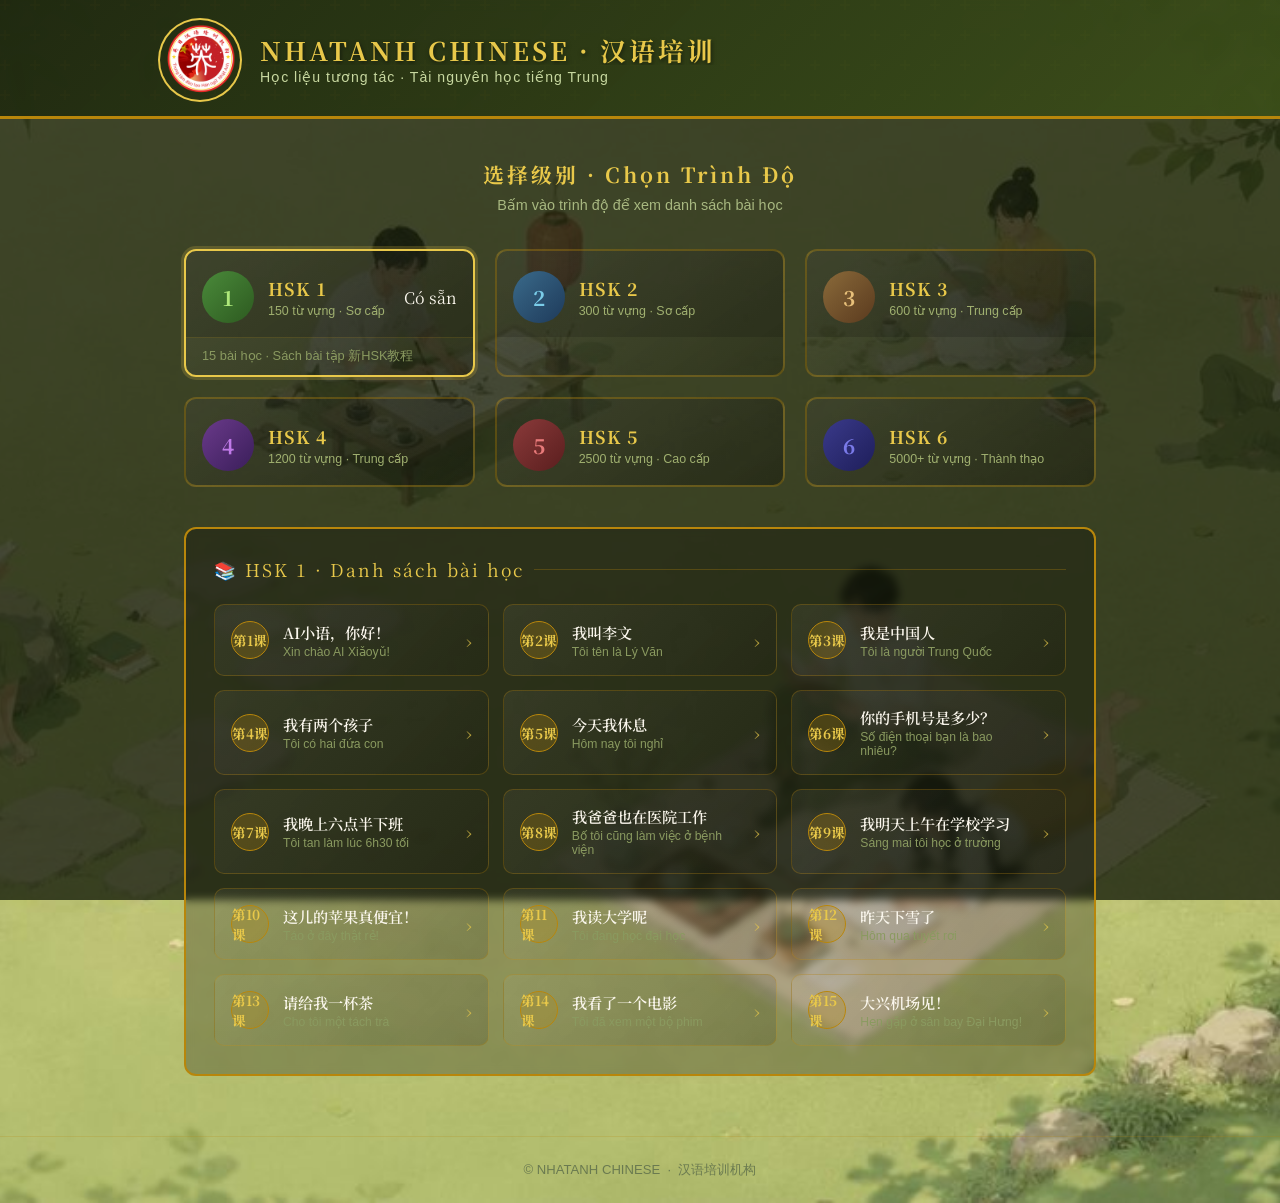
<file: index.html>
<!DOCTYPE html>
<html lang="vi">
<head>
<meta charset="UTF-8">
<meta name="viewport" content="width=device-width, initial-scale=1.0, viewport-fit=cover">
<title>Trung tâm Hán ngữ Nhật Anh · HSK 1–6</title>
<link rel="preconnect" href="https://fonts.googleapis.com">
<link rel="preconnect" href="https://fonts.gstatic.com" crossorigin>
<link href="https://fonts.googleapis.com/css2?family=Noto+Serif+SC:wght@400;600;700&display=swap" rel="stylesheet">
<style>
  :root {
    --olive:      #4a5a2a;
    --olive-dark: #363f1e;
    --olive-mid:  #6B7A3F;
    --gold:       #B8860B;
    --gold-pale:  #e8c84a;
    --red:        #8B2027;
    --cream:      #FAF6EC;
    --ink:        #2a2010;
  }

  *, *::before, *::after { box-sizing: border-box; margin: 0; padding: 0; }

  html {
    font-size: 16px;
    -webkit-text-size-adjust: 100%;
    scroll-behavior: smooth;
  }

  body {
    font-family: "Noto Serif SC", "STSong", "SimSun", serif;
    background-color: var(--olive-dark);
    background-image: url("[data-uri]");
    background-size: cover;
    background-position: center top;
    background-attachment: scroll;
    color: var(--cream);
    min-height: 100vh;
    overflow-x: hidden;
  }

  /* iOS fix: fixed bg causes flicker */
  @supports (-webkit-touch-callout: none) {
    body { background-attachment: scroll; }
  }

  body::before {
    content: '';
    position: fixed;
    inset: 0;
    background: rgba(20, 28, 10, 0.78);
    z-index: 0;
    pointer-events: none;
  }

  /* ── LAYOUT LAYERS ── */
  .site-header, .main, .site-footer { position: relative; z-index: 1; }

  /* ── HEADER ── */
  .site-header {
    background: linear-gradient(135deg, rgba(30,40,15,0.92) 0%, rgba(60,80,25,0.88) 100%);
    border-bottom: 3px solid var(--gold);
    padding: clamp(12px, 3vw, 20px) clamp(14px, 4vw, 32px) clamp(10px, 2.5vw, 16px);
    backdrop-filter: blur(6px);
    -webkit-backdrop-filter: blur(6px);
  }
  .site-header::before {
    content: '';
    position: absolute; inset: 0;
    background: url("data:image/svg+xml,%3Csvg width='60' height='60' viewBox='0 0 60 60' xmlns='http://www.w3.org/2000/svg'%3E%3Cg fill='none'%3E%3Cg fill='%23b8860b' fill-opacity='0.06'%3E%3Cpath d='M36 34v-4h-2v4h-4v2h4v4h2v-4h4v-2h-4zm0-30V0h-2v4h-4v2h4v4h2V6h4V4h-4zM6 34v-4H4v4H0v2h4v4h2v-4h4v-2H6zM6 4V0H4v4H0v2h4v4h2V6h4V4H6z'/%3E%3C/g%3E%3C/g%3E%3C/svg%3E");
    opacity: 0.4; pointer-events: none;
  }
  .header-inner {
    max-width: 960px; margin: 0 auto;
    display: flex; align-items: center;
    gap: clamp(10px, 2.5vw, 20px);
    position: relative;
  }
  .header-logo {
    width: clamp(52px, 10vw, 80px);
    height: clamp(52px, 10vw, 80px);
    border-radius: 50%; overflow: hidden; flex-shrink: 0;
    box-shadow: 0 0 0 2px var(--gold-pale);
  }
  .header-logo img { width: 100%; height: 100%; object-fit: cover; }
  .header-text { flex: 1; min-width: 0; }
  .header-title {
    font-size: clamp(1rem, 3.5vw, 1.6rem);
    font-weight: 700; color: var(--gold-pale);
    text-shadow: 1px 2px 4px rgba(0,0,0,0.5);
    letter-spacing: clamp(1px, 0.3vw, 3px);
    line-height: 1.2;
    white-space: nowrap; overflow: hidden; text-overflow: ellipsis;
  }
  .header-sub {
    font-size: clamp(0.7rem, 2vw, 0.88rem);
    color: #c8d8a0; margin-top: 4px;
    letter-spacing: 1px; font-family: sans-serif;
  }

  /* ── MAIN ── */
  .main {
    max-width: 960px; margin: 0 auto;
    padding: clamp(20px, 4vw, 40px) clamp(14px, 4vw, 24px) 60px;
  }

  .page-intro { text-align: center; margin-bottom: clamp(20px, 4vw, 36px); }
  .page-intro h2 {
    font-size: clamp(1rem, 3vw, 1.3rem);
    color: var(--gold-pale); letter-spacing: 3px; margin-bottom: 8px;
  }
  .page-intro p {
    font-size: clamp(0.78rem, 2.2vw, 0.9rem);
    color: #a8b880; font-family: sans-serif;
  }

  /* ── HSK GRID ── */
  .hsk-grid {
    display: grid;
    grid-template-columns: repeat(3, 1fr);
    gap: clamp(10px, 2.5vw, 20px);
    margin-bottom: clamp(20px, 4vw, 40px);
  }

  .hsk-card {
    background: linear-gradient(145deg, rgba(255,255,255,0.07), rgba(0,0,0,0.2));
    border: 2px solid rgba(184,134,11,0.35);
    border-radius: 12px;
    overflow: hidden;
    cursor: pointer;
    transition: transform 0.2s, box-shadow 0.2s, border-color 0.2s;
    -webkit-tap-highlight-color: transparent;
  }
  .hsk-card:hover, .hsk-card:focus-visible {
    transform: translateY(-3px);
    box-shadow: 0 8px 24px rgba(0,0,0,0.4);
    border-color: var(--gold-pale);
    outline: none;
  }
  .hsk-card:active { transform: scale(0.97); }
  .hsk-card.active { border-color: var(--gold-pale); box-shadow: 0 0 0 3px rgba(232,200,74,0.2); }

  .card-header {
    padding: clamp(12px, 2.5vw, 20px) clamp(10px, 2vw, 16px) clamp(10px, 2vw, 14px);
    display: flex; align-items: center;
    gap: clamp(8px, 1.5vw, 14px);
    background: rgba(0,0,0,0.15);
  }
  .card-level {
    width: clamp(38px, 7vw, 52px);
    height: clamp(38px, 7vw, 52px);
    border-radius: 50%;
    display: flex; align-items: center; justify-content: center;
    font-size: clamp(1rem, 2.5vw, 1.3rem);
    font-weight: 700; flex-shrink: 0;
  }
  .hsk1 .card-level { background: linear-gradient(135deg,#4a8a3a,#2d5a20); color:#aee87a; }
  .hsk2 .card-level { background: linear-gradient(135deg,#3a6a8a,#1e3a5a); color:#7acce8; }
  .hsk3 .card-level { background: linear-gradient(135deg,#8a6a3a,#5a3a1e); color:#e8c07a; }
  .hsk4 .card-level { background: linear-gradient(135deg,#6a3a8a,#3a1e5a); color:#c07ae8; }
  .hsk5 .card-level { background: linear-gradient(135deg,#8a3a3a,#5a1e1e); color:#e87a7a; }
  .hsk6 .card-level { background: linear-gradient(135deg,#3a3a8a,#1e1e5a); color:#7a7ae8; }

  .card-info { flex: 1; min-width: 0; }
  .card-name {
    font-size: clamp(0.9rem, 2.5vw, 1.1rem);
    font-weight: 700; color: var(--gold-pale); letter-spacing: 1px;
  }
  .card-desc {
    font-size: clamp(0.65rem, 1.8vw, 0.78rem);
    color: #a0b070; font-family: sans-serif; margin-top: 2px;
  }
  .card-footer {
    padding: clamp(8px,1.5vw,10px) clamp(10px,2vw,16px);
    font-size: clamp(0.65rem, 1.8vw, 0.8rem);
    color: #8a9a60; font-family: sans-serif;
    border-top: 1px solid rgba(184,134,11,0.15);
  }

  /* ── LESSON PANEL ── */
  .lesson-panel {
    display: none;
    background: rgba(0,0,0,0.25);
    border: 2px solid var(--gold);
    border-radius: 12px;
    padding: clamp(16px, 3.5vw, 28px);
    backdrop-filter: blur(4px);
    -webkit-backdrop-filter: blur(4px);
  }
  .lesson-panel.open { display: block; }

  .lesson-panel-title {
    font-size: clamp(0.9rem, 2.5vw, 1.1rem);
    color: var(--gold-pale); letter-spacing: 2px;
    margin-bottom: clamp(14px, 3vw, 22px);
    display: flex; align-items: center; gap: 10px;
  }
  .lesson-panel-title::after {
    content:''; flex:1; height:1px; background:rgba(184,134,11,0.3);
  }

  .lesson-grid {
    display: grid;
    grid-template-columns: repeat(auto-fill, minmax(min(260px, 100%), 1fr));
    gap: clamp(8px, 2vw, 14px);
  }

  .lesson-btn {
    display: flex; align-items: center;
    gap: clamp(8px, 2vw, 14px);
    padding: clamp(12px, 2.5vw, 16px) clamp(12px, 2vw, 16px);
    min-height: 56px; /* touch target */
    background: linear-gradient(135deg, rgba(255,255,255,0.05), rgba(0,0,0,0.12));
    border: 1px solid rgba(184,134,11,0.3);
    border-radius: 10px;
    color: var(--cream);
    text-decoration: none;
    font-family: inherit;
    cursor: pointer;
    transition: all 0.18s;
    -webkit-tap-highlight-color: transparent;
  }
  .lesson-btn:hover { background: rgba(184,134,11,0.15); border-color: var(--gold-pale); transform: translateX(3px); }
  .lesson-btn:active { transform: scale(0.97); }

  .lesson-num {
    width: clamp(32px,6vw,38px); height: clamp(32px,6vw,38px);
    background: rgba(184,134,11,0.25);
    border: 1px solid var(--gold); border-radius: 50%;
    display: flex; align-items: center; justify-content: center;
    font-size: clamp(0.7rem, 1.8vw, 0.85rem);
    font-weight: 700; color: var(--gold-pale); flex-shrink: 0;
  }
  .lesson-info { flex: 1; min-width: 0; }
  .lesson-zh { font-size: clamp(0.82rem, 2.2vw, 0.95rem); font-weight: 600; }
  .lesson-vi { font-size: clamp(0.66rem, 1.7vw, 0.76rem); color: #8a9a60; font-family: sans-serif; margin-top: 2px; }
  .lesson-arrow { color: var(--gold-pale); font-size: 1.1rem; opacity: 0.7; flex-shrink: 0; }

  /* ── FOOTER ── */
  .site-footer {
    text-align: center;
    padding: clamp(16px, 3vw, 24px) 16px;
    font-size: clamp(0.72rem, 2vw, 0.82rem);
    color: #6a7a50; font-family: sans-serif;
    border-top: 1px solid rgba(184,134,11,0.2);
    position: relative; z-index: 1;
  }

  /* ── RESPONSIVE BREAKPOINTS ── */
  /* Tablet */
  @media (max-width: 768px) {
    .hsk-grid { grid-template-columns: repeat(2, 1fr); }
    .card-desc { display: none; }
  }

  /* Mobile */
  @media (max-width: 480px) {
    .hsk-grid { grid-template-columns: repeat(2, 1fr); gap: 8px; }
    .card-footer { display: none; }
    .header-sub { display: none; }
  }

  /* Very small */
  @media (max-width: 340px) {
    .hsk-grid { grid-template-columns: 1fr; }
  }
</style>
</head>
<body>

<header class="site-header">
  <div class="header-inner">
    <div class="header-logo">
      <img src="[data-uri]" alt="Logo Nhật Anh">
    </div>
    <div class="header-text">
      <div class="header-title">NHATANH CHINESE · 汉语培训</div>
      <div class="header-sub">Học liệu tương tác · Tài nguyên học tiếng Trung</div>
    </div>
  </div>
</header>

<main class="main">
  <div class="page-intro">
    <h2>选择级别 · Chọn Trình Độ</h2>
    <p>Bấm vào trình độ để xem danh sách bài học</p>
  </div>
<div class="hsk-grid">
    <!-- HSK 1 -->
    <div class="hsk-card hsk1 active" onclick="toggleLevel(1)">
      <div class="card-header">
        <div class="card-level">1</div>
        <div class="card-info">
          <div class="card-name">HSK 1</div>
          <div class="card-desc">150 từ vựng · Sơ cấp</div>
        </div>
        <span class="card-badge badge-active">Có sẵn</span>
      </div>
      <div class="card-footer">15 bài học · Sách bài tập 新HSK教程</div>
    </div>

    <!-- HSK 2 -->
    <div class="hsk-card hsk2" onclick="toggleLevel(2)">
      <div class="card-header">
        <div class="card-level">2</div>
        <div class="card-info">
          <div class="card-name">HSK 2</div>
          <div class="card-desc">300 từ vựng · Sơ cấp</div>
        </div>
      </div>
      
    </div>

    <!-- HSK 3 -->
    <div class="hsk-card hsk3" onclick="toggleLevel(3)">
      <div class="card-header">
        <div class="card-level">3</div>
        <div class="card-info">
          <div class="card-name">HSK 3</div>
          <div class="card-desc">600 từ vựng · Trung cấp</div>
        </div>
      </div>
      
    </div>

    <!-- HSK 4 -->
    <div class="hsk-card hsk4" onclick="toggleLevel(4)">
      <div class="card-header">
        <div class="card-level">4</div>
        <div class="card-info">
          <div class="card-name">HSK 4</div>
          <div class="card-desc">1200 từ vựng · Trung cấp</div>
        </div>
      </div>
      
    </div>

    <!-- HSK 5 -->
    <div class="hsk-card hsk5" onclick="toggleLevel(5)">
      <div class="card-header">
        <div class="card-level">5</div>
        <div class="card-info">
          <div class="card-name">HSK 5</div>
          <div class="card-desc">2500 từ vựng · Cao cấp</div>
        </div>
      </div>
      
    </div>

    <!-- HSK 6 -->
    <div class="hsk-card hsk6" onclick="toggleLevel(6)">
      <div class="card-header">
        <div class="card-level">6</div>
        <div class="card-info">
          <div class="card-name">HSK 6</div>
          <div class="card-desc">5000+ từ vựng · Thành thạo</div>
        </div>
      </div>
      
    </div>
  </div>

  <!-- HSK 1 Lesson Panel -->
  <div class="lesson-panel open" id="panel-1">
    <div class="lesson-panel-title">📚 HSK 1 · Danh sách bài học</div>
    <div class="lesson-grid">
      <a class="lesson-btn" href="baitap-hsk1.html#lesson=1">
        <div class="lesson-num">第1课</div>
        <div class="lesson-info">
          <div class="lesson-zh">AI小语，你好！</div>
          <div class="lesson-vi">Xin chào AI Xiǎoyǔ!</div>
        </div>
        <span class="lesson-arrow">›</span>
      </a>
      <a class="lesson-btn" href="baitap-hsk1.html#lesson=2">
        <div class="lesson-num">第2课</div>
        <div class="lesson-info">
          <div class="lesson-zh">我叫李文</div>
          <div class="lesson-vi">Tôi tên là Lý Văn</div>
        </div>
        <span class="lesson-arrow">›</span>
      </a>
      <a class="lesson-btn" href="baitap-hsk1.html#lesson=3">
        <div class="lesson-num">第3课</div>
        <div class="lesson-info">
          <div class="lesson-zh">我是中国人</div>
          <div class="lesson-vi">Tôi là người Trung Quốc</div>
        </div>
        <span class="lesson-arrow">›</span>
      </a>
      <a class="lesson-btn" href="baitap-hsk1.html#lesson=4">
        <div class="lesson-num">第4课</div>
        <div class="lesson-info">
          <div class="lesson-zh">我有两个孩子</div>
          <div class="lesson-vi">Tôi có hai đứa con</div>
        </div>
        <span class="lesson-arrow">›</span>
      </a>
      <a class="lesson-btn" href="baitap-hsk1.html#lesson=5">
        <div class="lesson-num">第5课</div>
        <div class="lesson-info">
          <div class="lesson-zh">今天我休息</div>
          <div class="lesson-vi">Hôm nay tôi nghỉ</div>
        </div>
        <span class="lesson-arrow">›</span>
      </a>
      <a class="lesson-btn" href="baitap-hsk1.html#lesson=6">
        <div class="lesson-num">第6课</div>
        <div class="lesson-info">
          <div class="lesson-zh">你的手机号是多少？</div>
          <div class="lesson-vi">Số điện thoại bạn là bao nhiêu?</div>
        </div>
        <span class="lesson-arrow">›</span>
      </a>
      <a class="lesson-btn" href="baitap-hsk1.html#lesson=7">
        <div class="lesson-num">第7课</div>
        <div class="lesson-info">
          <div class="lesson-zh">我晚上六点半下班</div>
          <div class="lesson-vi">Tôi tan làm lúc 6h30 tối</div>
        </div>
        <span class="lesson-arrow">›</span>
      </a>
      <a class="lesson-btn" href="baitap-hsk1.html#lesson=8">
        <div class="lesson-num">第8课</div>
        <div class="lesson-info">
          <div class="lesson-zh">我爸爸也在医院工作</div>
          <div class="lesson-vi">Bố tôi cũng làm việc ở bệnh viện</div>
        </div>
        <span class="lesson-arrow">›</span>
      </a>
      <a class="lesson-btn" href="baitap-hsk1.html#lesson=9">
        <div class="lesson-num">第9课</div>
        <div class="lesson-info">
          <div class="lesson-zh">我明天上午在学校学习</div>
          <div class="lesson-vi">Sáng mai tôi học ở trường</div>
        </div>
        <span class="lesson-arrow">›</span>
      </a>
      <a class="lesson-btn" href="baitap-hsk1.html#lesson=10">
        <div class="lesson-num">第10课</div>
        <div class="lesson-info">
          <div class="lesson-zh">这儿的苹果真便宜！</div>
          <div class="lesson-vi">Táo ở đây thật rẻ!</div>
        </div>
        <span class="lesson-arrow">›</span>
      </a>
      <a class="lesson-btn" href="baitap-hsk1.html#lesson=11">
        <div class="lesson-num">第11课</div>
        <div class="lesson-info">
          <div class="lesson-zh">我读大学呢</div>
          <div class="lesson-vi">Tôi đang học đại học</div>
        </div>
        <span class="lesson-arrow">›</span>
      </a>
      <a class="lesson-btn" href="baitap-hsk1.html#lesson=12">
        <div class="lesson-num">第12课</div>
        <div class="lesson-info">
          <div class="lesson-zh">昨天下雪了</div>
          <div class="lesson-vi">Hôm qua tuyết rơi</div>
        </div>
        <span class="lesson-arrow">›</span>
      </a>
      <a class="lesson-btn" href="baitap-hsk1.html#lesson=13">
        <div class="lesson-num">第13课</div>
        <div class="lesson-info">
          <div class="lesson-zh">请给我一杯茶</div>
          <div class="lesson-vi">Cho tôi một tách trà</div>
        </div>
        <span class="lesson-arrow">›</span>
      </a>
      <a class="lesson-btn" href="baitap-hsk1.html#lesson=14">
        <div class="lesson-num">第14课</div>
        <div class="lesson-info">
          <div class="lesson-zh">我看了一个电影</div>
          <div class="lesson-vi">Tôi đã xem một bộ phim</div>
        </div>
        <span class="lesson-arrow">›</span>
      </a>
      <a class="lesson-btn" href="baitap-hsk1.html#lesson=15">
        <div class="lesson-num">第15课</div>
        <div class="lesson-info">
          <div class="lesson-zh">大兴机场见！</div>
          <div class="lesson-vi">Hẹn gặp ở sân bay Đại Hưng!</div>
        </div>
        <span class="lesson-arrow">›</span>
      </a>
    </div>
  </div>

  <div class="lesson-panel" id="panel-2">
    <div class="lesson-panel-title">📚 HSK 2 · 新HSK教程2 学练手册</div>
    <div class="lessons-grid">
      <a class="lesson-btn" href="baitap-hsk2.html#lesson=1">
        <div class="lesson-num">第1课</div>
        <div class="lesson-info">
          <div class="lesson-zh">她请我们吃了北京烤鸭</div>
          <div class="lesson-vi">Tā qǐng wǒmen chīle Běijīng kǎoyā</div>
        </div>
        <span class="lesson-arrow">›</span>
      </a>
      <a class="lesson-btn" href="baitap-hsk2.html#lesson=2">
        <div class="lesson-num">第2课</div>
        <div class="lesson-info">
          <div class="lesson-zh">还是打车去北大吧</div>
          <div class="lesson-vi">Háishi dǎchē qù Běidà ba</div>
        </div>
        <span class="lesson-arrow">›</span>
      </a>
      <a class="lesson-btn" href="baitap-hsk2.html#lesson=3">
        <div class="lesson-num">第3课</div>
        <div class="lesson-info">
          <div class="lesson-zh">我想去西安旅游</div>
          <div class="lesson-vi">Wǒ xiǎng qù Xīān lǚyóu</div>
        </div>
        <span class="lesson-arrow">›</span>
      </a>
      <a class="lesson-btn" href="baitap-hsk2.html#lesson=4">
        <div class="lesson-num">第4课</div>
        <div class="lesson-info">
          <div class="lesson-zh">你穿红色的很好看</div>
          <div class="lesson-vi">Nǐ chuān hóngsè de hěn hǎokàn</div>
        </div>
        <span class="lesson-arrow">›</span>
      </a>
      <a class="lesson-btn" href="baitap-hsk2.html#lesson=5">
        <div class="lesson-num">第5课</div>
        <div class="lesson-info">
          <div class="lesson-zh">第一次去中国朋友家</div>
          <div class="lesson-vi">Dì yī cì qù Zhōngguó péngyou jiā</div>
        </div>
        <span class="lesson-arrow">›</span>
      </a>
      <a class="lesson-btn" href="baitap-hsk2.html#lesson=6">
        <div class="lesson-num">第6课</div>
        <div class="lesson-info">
          <div class="lesson-zh">小雪，生日快乐！</div>
          <div class="lesson-vi">Xiǎoxuě, shēngrì kuàilè!</div>
        </div>
        <span class="lesson-arrow">›</span>
      </a>
      <a class="lesson-btn" href="baitap-hsk2.html#lesson=7">
        <div class="lesson-num">第7课</div>
        <div class="lesson-info">
          <div class="lesson-zh">他篮球打得很好</div>
          <div class="lesson-vi">Tā lánqiú dǎ de hěn hǎo</div>
        </div>
        <span class="lesson-arrow">›</span>
      </a>
      <a class="lesson-btn" href="baitap-hsk2.html#lesson=8">
        <div class="lesson-num">第8课</div>
        <div class="lesson-info">
          <div class="lesson-zh">你忘了，我记得</div>
          <div class="lesson-vi">Nǐ wàng le, wǒ jìde</div>
        </div>
        <span class="lesson-arrow">›</span>
      </a>
      <a class="lesson-btn" href="baitap-hsk2.html#lesson=9">
        <div class="lesson-num">第9课</div>
        <div class="lesson-info">
          <div class="lesson-zh">我要买一杯珍珠奶茶</div>
          <div class="lesson-vi">Wǒ yào mǎi yī bēi zhēnzhū nǎichá</div>
        </div>
        <span class="lesson-arrow">›</span>
      </a>
      <a class="lesson-btn" href="baitap-hsk2.html#lesson=10">
        <div class="lesson-num">第10课</div>
        <div class="lesson-info">
          <div class="lesson-zh">考试快来了</div>
          <div class="lesson-vi">Kǎoshì kuài lái le</div>
        </div>
        <span class="lesson-arrow">›</span>
      </a>
      <a class="lesson-btn" href="baitap-hsk2.html#lesson=11">
        <div class="lesson-num">第11课</div>
        <div class="lesson-info">
          <div class="lesson-zh">我最喜欢中国菜</div>
          <div class="lesson-vi">Wǒ zuì xǐhuan Zhōngguó cài</div>
        </div>
        <span class="lesson-arrow">›</span>
      </a>
      <a class="lesson-btn" href="baitap-hsk2.html#lesson=12">
        <div class="lesson-num">第12课</div>
        <div class="lesson-info">
          <div class="lesson-zh">这里比北京冷多了</div>
          <div class="lesson-vi">Zhèlǐ bǐ Běijīng lěng duō le</div>
        </div>
        <span class="lesson-arrow">›</span>
      </a>
      <a class="lesson-btn" href="baitap-hsk2.html#lesson=13">
        <div class="lesson-num">第13课</div>
        <div class="lesson-info">
          <div class="lesson-zh">我们都爱上中文课</div>
          <div class="lesson-vi">Wǒmen dōu ài shàng Zhōngwén kè</div>
        </div>
        <span class="lesson-arrow">›</span>
      </a>
      <a class="lesson-btn" href="baitap-hsk2.html#lesson=14">
        <div class="lesson-num">第14课</div>
        <div class="lesson-info">
          <div class="lesson-zh">一个人过春节很无聊</div>
          <div class="lesson-vi">Yī gè rén guò Chūnjié hěn wúliáo</div>
        </div>
        <span class="lesson-arrow">›</span>
      </a>
      <a class="lesson-btn" href="baitap-hsk2.html#lesson=15">
        <div class="lesson-num">第15课</div>
        <div class="lesson-info">
          <div class="lesson-zh">我还想去中国</div>
          <div class="lesson-vi">Wǒ hái xiǎng qù Zhōngguó</div>
        </div>
        <span class="lesson-arrow">›</span>
      </a>
    </div>
  </div>
  <div class="lesson-panel" id="panel-3">
    <div class="lesson-panel-title">📚 HSK 3 · Đang chuẩn bị</div>
    <div style="text-align:center; padding:40px 20px; color:#8a9a60; font-family:sans-serif;">
      <div style="font-size:3rem; margin-bottom:16px;">🏮</div>
      <div style="font-size:1.1rem; color:var(--gold-pale); margin-bottom:8px;">敬请期待 · Sắp ra mắt</div>
      <div style="font-size:0.9rem;">Tài liệu HSK 3 đang được biên soạn. Vui lòng quay lại sau!</div>
    </div>
  </div>
  <div class="lesson-panel" id="panel-4">
    <div class="lesson-panel-title">📚 HSK 4 · Đang chuẩn bị</div>
    <div style="text-align:center; padding:40px 20px; color:#8a9a60; font-family:sans-serif;">
      <div style="font-size:3rem; margin-bottom:16px;">🏮</div>
      <div style="font-size:1.1rem; color:var(--gold-pale); margin-bottom:8px;">敬请期待 · Sắp ra mắt</div>
      <div style="font-size:0.9rem;">Tài liệu HSK 4 đang được biên soạn. Vui lòng quay lại sau!</div>
    </div>
  </div>
  <div class="lesson-panel" id="panel-5">
    <div class="lesson-panel-title">📚 HSK 5 · Đang chuẩn bị</div>
    <div style="text-align:center; padding:40px 20px; color:#8a9a60; font-family:sans-serif;">
      <div style="font-size:3rem; margin-bottom:16px;">🏮</div>
      <div style="font-size:1.1rem; color:var(--gold-pale); margin-bottom:8px;">敬请期待 · Sắp ra mắt</div>
      <div style="font-size:0.9rem;">Tài liệu HSK 5 đang được biên soạn. Vui lòng quay lại sau!</div>
    </div>
  </div>
  <div class="lesson-panel" id="panel-6">
    <div class="lesson-panel-title">📚 HSK 6 · Đang chuẩn bị</div>
    <div style="text-align:center; padding:40px 20px; color:#8a9a60; font-family:sans-serif;">
      <div style="font-size:3rem; margin-bottom:16px;">🏮</div>
      <div style="font-size:1.1rem; color:var(--gold-pale); margin-bottom:8px;">敬请期待 · Sắp ra mắt</div>
      <div style="font-size:0.9rem;">Tài liệu HSK 6 đang được biên soạn. Vui lòng quay lại sau!</div>
    </div>
  </div>
</main>

<footer class="site-footer">
  © NHATANH CHINESE &nbsp;·&nbsp; 汉语培训机构
</footer>

<script>
function toggleLevel(n) {
  const panel = document.getElementById('panel-' + n);
  if (!panel) return;
  const isOpen = panel.classList.contains('open');
  // close all
  document.querySelectorAll('.lesson-panel').forEach(p => p.classList.remove('open'));
  document.querySelectorAll('.hsk-card').forEach(c => c.classList.remove('active'));
  if (!isOpen) {
    panel.classList.add('open');
    // scroll to panel
    setTimeout(() => panel.scrollIntoView({ behavior: 'smooth', block: 'start' }), 50);
  }
}
</script>
</body>
</html>
</file>
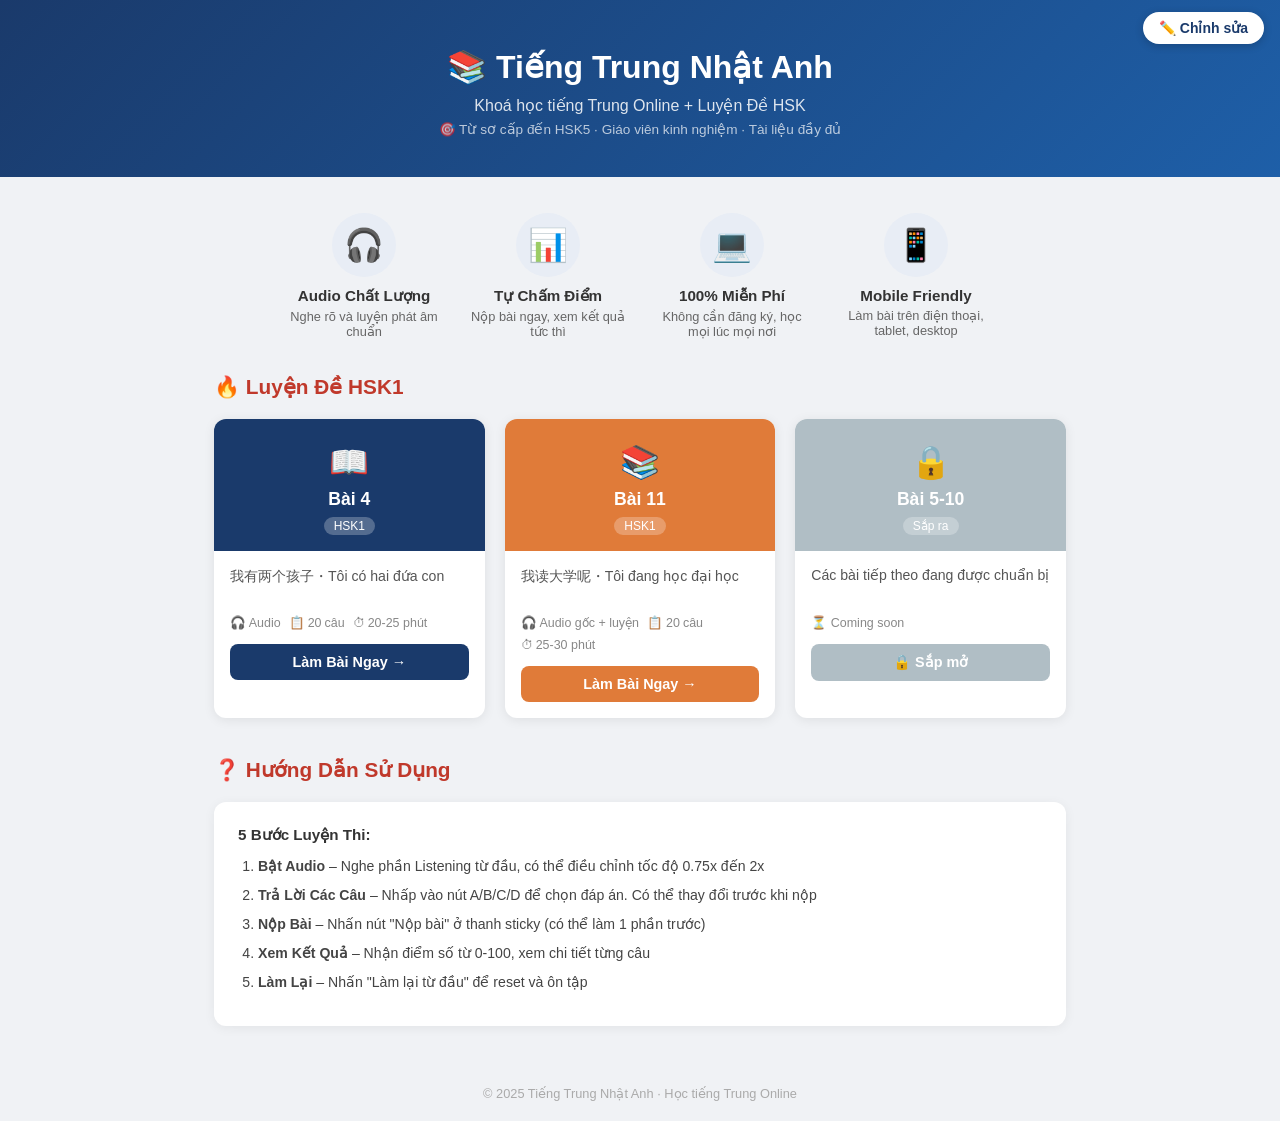
<file: index test 1.html>
<!DOCTYPE html>
<html lang="vi">
<head>
<meta charset="UTF-8">
<meta name="viewport" content="width=device-width, initial-scale=1.0">
<title>Tiếng Trung Nhật Anh</title>
<style>
  * { box-sizing: border-box; margin: 0; padding: 0; }
  body { font-family: 'Segoe UI', Arial, sans-serif; background: #f0f2f5; color: #333; }

  /* ── EDIT BAR ── */
  #edit-bar {
    position: fixed; top: 12px; right: 16px; z-index: 9999;
    display: flex; gap: 8px;
  }
  #edit-bar button {
    padding: 8px 16px; border: none; border-radius: 20px;
    font-size: 14px; font-weight: 600; cursor: pointer;
    box-shadow: 0 2px 8px rgba(0,0,0,0.2); transition: all .2s;
  }
  #btn-toggle { background: #fff; color: #1a3a6b; }
  #btn-toggle:hover { background: #1a3a6b; color: #fff; }
  #btn-toggle.active { background: #27ae60; color: #fff; }
  #btn-download { background: #e07b39; color: #fff; display: none; }
  #btn-download:hover { background: #c96a2a; }

  /* ── HEADER ── */
  header {
    background: linear-gradient(135deg, #1a3a6b 0%, #1e5fa8 100%);
    color: #fff; text-align: center;
    padding: 48px 24px 40px;
  }
  header h1 { font-size: 2rem; margin-bottom: 10px; }
  header .subtitle { font-size: 1rem; opacity: .85; margin-bottom: 6px; }
  header .tagline { font-size: .85rem; opacity: .7; }

  /* ── FEATURES ── */
  .features {
    display: flex; justify-content: center; flex-wrap: wrap;
    gap: 24px; padding: 36px 24px; max-width: 900px; margin: 0 auto;
  }
  .feature {
    text-align: center; width: 160px;
    position: relative;
  }
  .feature-icon {
    font-size: 2rem; width: 64px; height: 64px; background: #e8edf5;
    border-radius: 50%; display: flex; align-items: center; justify-content: center;
    margin: 0 auto 10px;
  }
  .feature-title { font-weight: 700; font-size: .95rem; margin-bottom: 4px; }
  .feature-desc { font-size: .8rem; color: #666; }

  /* ── LESSONS SECTION ── */
  .section { max-width: 900px; margin: 0 auto; padding: 0 24px 40px; }
  .section-title {
    font-size: 1.3rem; font-weight: 700; color: #c0392b;
    margin-bottom: 20px; display: flex; align-items: center; gap: 8px;
  }

  /* ── CARDS GRID ── */
  #cards-grid {
    display: grid;
    grid-template-columns: repeat(auto-fill, minmax(240px, 1fr));
    gap: 20px;
  }

  .card {
    background: #fff; border-radius: 12px;
    box-shadow: 0 2px 12px rgba(0,0,0,0.08);
    overflow: visible; transition: transform .2s, box-shadow .2s;
    position: relative;
  }
  .card:hover { transform: translateY(-3px); box-shadow: 0 6px 20px rgba(0,0,0,0.13); }

  .card-header {
    border-radius: 12px 12px 0 0; padding: 24px 16px 16px;
    text-align: center; color: #fff;
  }
  .card-header.blue    { background: #1a3a6b; }
  .card-header.orange  { background: #e07b39; }
  .card-header.green   { background: #27ae60; }
  .card-header.purple  { background: #8e44ad; }
  .card-header.red     { background: #c0392b; }
  .card-header.gray    { background: #7f8c9a; }

  .card-icon { font-size: 2rem; margin-bottom: 8px; }
  .card-title { font-size: 1.1rem; font-weight: 700; margin-bottom: 6px; }
  .card-badge {
    display: inline-block; background: rgba(255,255,255,0.25);
    border-radius: 10px; padding: 2px 10px; font-size: .75rem;
  }

  .card-body { padding: 16px; }
  .card-desc { font-size: .88rem; color: #555; margin-bottom: 12px; min-height: 36px; }
  .card-stats {
    display: flex; gap: 8px; flex-wrap: wrap;
    font-size: .78rem; color: #888; margin-bottom: 14px;
  }
  .card-stats span { display: flex; align-items: center; gap: 3px; }

  .btn-primary {
    width: 100%; padding: 10px; border: none; border-radius: 8px;
    font-size: .9rem; font-weight: 600; cursor: pointer; transition: opacity .2s;
    color: #fff;
  }
  .btn-primary:hover { opacity: .85; }
  .card-header.blue   ~ .card-body .btn-primary { background: #1a3a6b; }
  .card-header.orange ~ .card-body .btn-primary { background: #e07b39; }
  .card-header.green  ~ .card-body .btn-primary { background: #27ae60; }
  .card-header.purple ~ .card-body .btn-primary { background: #8e44ad; }
  .card-header.red    ~ .card-body .btn-primary { background: #c0392b; }
  .card-header.gray   ~ .card-body .btn-primary { background: #7f8c9a; }

  /* coming soon overlay */
  .card.coming-soon .card-header { background: #b0bec5 !important; }
  .card.coming-soon .btn-primary { background: #b0bec5 !important; cursor: default; }
  .card.coming-soon .btn-primary::before { content: '🔒 '; }

  /* ── EDIT MODE STYLES ── */
  body.edit-mode [contenteditable="true"] {
    outline: 2px dashed #e07b39;
    border-radius: 4px; padding: 2px 4px;
    cursor: text; min-width: 20px; display: inline-block;
  }
  body.edit-mode [contenteditable="true"]:focus {
    outline: 2px solid #e07b39; background: rgba(255,255,255,0.15);
  }
  body.edit-mode .card {
    outline: 2px dashed #ccc; border-radius: 12px;
  }

  .card-edit-panel {
    display: none;
    background: #f8f9fa; border-top: 1px solid #eee;
    padding: 12px; border-radius: 0 0 12px 12px;
  }
  .card-edit-panel label {
    font-size: .78rem; color: #666; display: block; margin-bottom: 4px;
  }
  .card-edit-panel input[type="text"],
  .card-edit-panel select {
    width: 100%; padding: 6px 8px; border: 1px solid #ddd;
    border-radius: 6px; font-size: .82rem; margin-bottom: 8px;
    background: #fff;
  }
  .card-edit-panel .panel-row {
    display: flex; gap: 6px; flex-wrap: wrap; margin-bottom: 8px;
  }
  .color-btn {
    width: 24px; height: 24px; border: 2px solid #fff;
    border-radius: 50%; cursor: pointer; transition: transform .15s;
    box-shadow: 0 0 0 1px #ccc;
  }
  .color-btn:hover { transform: scale(1.2); }
  .color-btn.selected { box-shadow: 0 0 0 2px #333; }

  .btn-delete-card {
    width: 100%; padding: 6px; background: #fee; border: 1px solid #fcc;
    color: #c0392b; border-radius: 6px; cursor: pointer; font-size: .8rem;
    margin-top: 4px;
  }
  .btn-delete-card:hover { background: #fdd; }

  .coming-soon-toggle {
    display: flex; align-items: center; gap: 6px;
    font-size: .8rem; color: #555; cursor: pointer; margin-bottom: 8px;
  }
  .coming-soon-toggle input { cursor: pointer; }

  /* ── ADD CARD BUTTON ── */
  #btn-add-card {
    display: none; margin-top: 20px;
    width: 100%; padding: 14px; background: #fff;
    border: 2px dashed #1a3a6b; border-radius: 12px;
    color: #1a3a6b; font-size: 1rem; font-weight: 600;
    cursor: pointer; transition: background .2s;
  }
  #btn-add-card:hover { background: #eef2f8; }

  /* ── INSTRUCTIONS ── */
  .instructions-box {
    background: #fff; border-radius: 12px; padding: 24px;
    box-shadow: 0 2px 12px rgba(0,0,0,0.06);
  }
  .instructions-box .inst-heading { font-weight: 700; margin-bottom: 12px; font-size: .95rem; }
  #steps-list { padding-left: 20px; }
  #steps-list li {
    margin-bottom: 8px; font-size: .88rem; line-height: 1.5; color: #444;
  }
  #btn-add-step {
    display: none; margin-top: 12px; padding: 6px 14px;
    background: #eef2f8; border: 1px dashed #1a3a6b;
    color: #1a3a6b; border-radius: 8px; cursor: pointer; font-size: .82rem;
  }
  #btn-add-step:hover { background: #dde6f5; }

  /* ── FEATURE EDIT ── */
  .btn-delete-feature {
    display: none; position: absolute; top: -8px; right: -8px;
    width: 22px; height: 22px; background: #e74c3c; color: #fff;
    border: none; border-radius: 50%; cursor: pointer;
    font-size: 14px; line-height: 22px; text-align: center;
  }
  body.edit-mode .btn-delete-feature { display: block; }
  #btn-add-feature {
    display: none; width: 60px; height: 60px; background: #eef2f8;
    border: 2px dashed #1a3a6b; border-radius: 50%; cursor: pointer;
    color: #1a3a6b; font-size: 1.5rem; align-self: center; transition: background .2s;
  }
  #btn-add-feature:hover { background: #dde6f5; }

  footer {
    text-align: center; padding: 20px; font-size: .8rem; color: #aaa;
  }
</style>
</head>
<body>

<!-- ── EDIT BAR ── -->
<div id="edit-bar">
  <button id="btn-toggle" onclick="toggleEdit()">✏️ Chỉnh sửa</button>
  <button id="btn-download" onclick="downloadHTML()">💾 Tải về HTML</button>
</div>

<!-- ── HEADER ── -->
<header>
  <h1 contenteditable="false">📚 Tiếng Trung Nhật Anh</h1>
  <p class="subtitle" contenteditable="false">Khoá học tiếng Trung Online + Luyện Đề HSK</p>
  <p class="tagline" contenteditable="false">🎯 Từ sơ cấp đến HSK5 · Giáo viên kinh nghiệm · Tài liệu đầy đủ</p>
</header>

<!-- ── FEATURES ── -->
<div class="features" id="features-row">
  <div class="feature">
    <button class="btn-delete-feature" onclick="deleteFeature(this)" title="Xóa">×</button>
    <div class="feature-icon" contenteditable="false">🎧</div>
    <div class="feature-title" contenteditable="false">Audio Chất Lượng</div>
    <div class="feature-desc" contenteditable="false">Nghe rõ và luyện phát âm chuẩn</div>
  </div>
  <div class="feature">
    <button class="btn-delete-feature" onclick="deleteFeature(this)" title="Xóa">×</button>
    <div class="feature-icon" contenteditable="false">📊</div>
    <div class="feature-title" contenteditable="false">Tự Chấm Điểm</div>
    <div class="feature-desc" contenteditable="false">Nộp bài ngay, xem kết quả tức thì</div>
  </div>
  <div class="feature">
    <button class="btn-delete-feature" onclick="deleteFeature(this)" title="Xóa">×</button>
    <div class="feature-icon" contenteditable="false">💻</div>
    <div class="feature-title" contenteditable="false">100% Miễn Phí</div>
    <div class="feature-desc" contenteditable="false">Không cần đăng ký, học mọi lúc mọi nơi</div>
  </div>
  <div class="feature">
    <button class="btn-delete-feature" onclick="deleteFeature(this)" title="Xóa">×</button>
    <div class="feature-icon" contenteditable="false">📱</div>
    <div class="feature-title" contenteditable="false">Mobile Friendly</div>
    <div class="feature-desc" contenteditable="false">Làm bài trên điện thoại, tablet, desktop</div>
  </div>
  <button id="btn-add-feature" onclick="addFeature()" title="Thêm mục">+</button>
</div>

<!-- ── LESSONS ── -->
<div class="section">
  <div class="section-title" contenteditable="false">🔥 Luyện Đề HSK1</div>

  <div id="cards-grid">

    <!-- CARD 1 -->
    <div class="card" data-color="blue" data-link="">
      <div class="card-header blue">
        <div class="card-icon" contenteditable="false">📖</div>
        <div class="card-title" contenteditable="false">Bài 4</div>
        <div class="card-badge" contenteditable="false">HSK1</div>
      </div>
      <div class="card-body">
        <div class="card-desc" contenteditable="false">我有两个孩子・Tôi có hai đứa con</div>
        <div class="card-stats">
          <span>🎧 Audio</span>
          <span>📋 <span class="stat-q" contenteditable="false">20</span> câu</span>
          <span>⏱ <span class="stat-t" contenteditable="false">20-25 phút</span></span>
        </div>
        <button class="btn-primary" onclick="goToLesson(this)">Làm Bài Ngay →</button>
        <div class="card-edit-panel">
          <label>🔗 Link bài tập (URL hoặc tên file .html)</label>
          <input type="text" class="link-input" placeholder="vd: baitap_bai4.html hoặc https://...">
          <label>🎨 Màu sắc</label>
          <div class="panel-row">
            <div class="color-btn selected" style="background:#1a3a6b" data-color="blue" onclick="setColor(this)" title="Xanh dương"></div>
            <div class="color-btn" style="background:#e07b39" data-color="orange" onclick="setColor(this)" title="Cam"></div>
            <div class="color-btn" style="background:#27ae60" data-color="green" onclick="setColor(this)" title="Xanh lá"></div>
            <div class="color-btn" style="background:#8e44ad" data-color="purple" onclick="setColor(this)" title="Tím"></div>
            <div class="color-btn" style="background:#c0392b" data-color="red" onclick="setColor(this)" title="Đỏ"></div>
            <div class="color-btn" style="background:#7f8c9a" data-color="gray" onclick="setColor(this)" title="Xám"></div>
          </div>
          <label class="coming-soon-toggle">
            <input type="checkbox" onchange="toggleComingSoon(this)"> 🔒 Đánh dấu "Sắp ra"
          </label>
          <button class="btn-delete-card" onclick="deleteCard(this)">🗑 Xóa bài này</button>
        </div>
      </div>
    </div>

    <!-- CARD 2 -->
    <div class="card" data-color="orange" data-link="">
      <div class="card-header orange">
        <div class="card-icon" contenteditable="false">📚</div>
        <div class="card-title" contenteditable="false">Bài 11</div>
        <div class="card-badge" contenteditable="false">HSK1</div>
      </div>
      <div class="card-body">
        <div class="card-desc" contenteditable="false">我读大学呢・Tôi đang học đại học</div>
        <div class="card-stats">
          <span>🎧 Audio gốc + luyện</span>
          <span>📋 <span class="stat-q" contenteditable="false">20</span> câu</span>
          <span>⏱ <span class="stat-t" contenteditable="false">25-30 phút</span></span>
        </div>
        <button class="btn-primary" onclick="goToLesson(this)">Làm Bài Ngay →</button>
        <div class="card-edit-panel">
          <label>🔗 Link bài tập (URL hoặc tên file .html)</label>
          <input type="text" class="link-input" placeholder="vd: baitap_bai11.html hoặc https://...">
          <label>🎨 Màu sắc</label>
          <div class="panel-row">
            <div class="color-btn" style="background:#1a3a6b" data-color="blue" onclick="setColor(this)" title="Xanh dương"></div>
            <div class="color-btn selected" style="background:#e07b39" data-color="orange" onclick="setColor(this)" title="Cam"></div>
            <div class="color-btn" style="background:#27ae60" data-color="green" onclick="setColor(this)" title="Xanh lá"></div>
            <div class="color-btn" style="background:#8e44ad" data-color="purple" onclick="setColor(this)" title="Tím"></div>
            <div class="color-btn" style="background:#c0392b" data-color="red" onclick="setColor(this)" title="Đỏ"></div>
            <div class="color-btn" style="background:#7f8c9a" data-color="gray" onclick="setColor(this)" title="Xám"></div>
          </div>
          <label class="coming-soon-toggle">
            <input type="checkbox" onchange="toggleComingSoon(this)"> 🔒 Đánh dấu "Sắp ra"
          </label>
          <button class="btn-delete-card" onclick="deleteCard(this)">🗑 Xóa bài này</button>
        </div>
      </div>
    </div>

    <!-- CARD 3 (coming soon) -->
    <div class="card coming-soon" data-color="gray" data-link="">
      <div class="card-header gray">
        <div class="card-icon" contenteditable="false">🔒</div>
        <div class="card-title" contenteditable="false">Bài 5-10</div>
        <div class="card-badge" contenteditable="false">Sắp ra</div>
      </div>
      <div class="card-body">
        <div class="card-desc" contenteditable="false">Các bài tiếp theo đang được chuẩn bị</div>
        <div class="card-stats">
          <span>⏳ Coming soon</span>
        </div>
        <button class="btn-primary" onclick="goToLesson(this)">Sắp mở</button>
        <div class="card-edit-panel">
          <label>🔗 Link bài tập (URL hoặc tên file .html)</label>
          <input type="text" class="link-input" placeholder="vd: baitap_bai5.html hoặc https://...">
          <label>🎨 Màu sắc</label>
          <div class="panel-row">
            <div class="color-btn" style="background:#1a3a6b" data-color="blue" onclick="setColor(this)" title="Xanh dương"></div>
            <div class="color-btn" style="background:#e07b39" data-color="orange" onclick="setColor(this)" title="Cam"></div>
            <div class="color-btn" style="background:#27ae60" data-color="green" onclick="setColor(this)" title="Xanh lá"></div>
            <div class="color-btn" style="background:#8e44ad" data-color="purple" onclick="setColor(this)" title="Tím"></div>
            <div class="color-btn" style="background:#c0392b" data-color="red" onclick="setColor(this)" title="Đỏ"></div>
            <div class="color-btn selected" style="background:#7f8c9a" data-color="gray" onclick="setColor(this)" title="Xám"></div>
          </div>
          <label class="coming-soon-toggle">
            <input type="checkbox" checked onchange="toggleComingSoon(this)"> 🔒 Đánh dấu "Sắp ra"
          </label>
          <button class="btn-delete-card" onclick="deleteCard(this)">🗑 Xóa bài này</button>
        </div>
      </div>
    </div>

  </div><!-- #cards-grid -->

  <button id="btn-add-card" onclick="addCard()">+ Thêm bài mới</button>
</div>

<!-- ── INSTRUCTIONS ── -->
<div class="section">
  <div class="section-title" contenteditable="false">❓ Hướng Dẫn Sử Dụng</div>
  <div class="instructions-box">
    <p class="inst-heading" contenteditable="false">5 Bước Luyện Thi:</p>
    <ol id="steps-list">
      <li contenteditable="false"><strong>Bật Audio</strong> – Nghe phần Listening từ đầu, có thể điều chỉnh tốc độ 0.75x đến 2x</li>
      <li contenteditable="false"><strong>Trả Lời Các Câu</strong> – Nhấp vào nút A/B/C/D để chọn đáp án. Có thể thay đổi trước khi nộp</li>
      <li contenteditable="false"><strong>Nộp Bài</strong> – Nhấn nút "Nộp bài" ở thanh sticky (có thể làm 1 phần trước)</li>
      <li contenteditable="false"><strong>Xem Kết Quả</strong> – Nhận điểm số từ 0-100, xem chi tiết từng câu</li>
      <li contenteditable="false"><strong>Làm Lại</strong> – Nhấn "Làm lại từ đầu" để reset và ôn tập</li>
    </ol>
    <button id="btn-add-step" onclick="addStep()">+ Thêm bước</button>
  </div>
</div>

<footer>
  <p contenteditable="false">© 2025 Tiếng Trung Nhật Anh · Học tiếng Trung Online</p>
</footer>

<script>
let isEditing = false;

// ── TOGGLE EDIT MODE ──
function toggleEdit() {
  isEditing = !isEditing;
  setEditMode(isEditing);
}

function setEditMode(on) {
  isEditing = on;
  document.body.classList.toggle('edit-mode', on);

  // contenteditable on all editable text
  document.querySelectorAll(
    'header h1, header .subtitle, header .tagline, ' +
    '.feature-icon, .feature-title, .feature-desc, ' +
    '.section-title, .card-icon, .card-title, .card-badge, ' +
    '.card-desc, .stat-q, .stat-t, ' +
    '.inst-heading, #steps-list li, footer p'
  ).forEach(el => {
    el.contentEditable = on ? 'true' : 'false';
  });

  // Show/hide card edit panels
  document.querySelectorAll('.card-edit-panel').forEach(p => {
    p.style.display = on ? 'block' : 'none';
  });

  // Show/hide add buttons
  document.getElementById('btn-add-card').style.display = on ? 'block' : 'none';
  document.getElementById('btn-add-step').style.display = on ? 'inline-block' : 'none';
  document.getElementById('btn-add-feature').style.display = on ? 'flex' : 'none';
  document.getElementById('btn-download').style.display = on ? 'inline-block' : 'none';

  const btn = document.getElementById('btn-toggle');
  btn.textContent = on ? '✅ Xong chỉnh sửa' : '✏️ Chỉnh sửa';
  btn.classList.toggle('active', on);

  // Sync link inputs with data-link
  if (on) {
    document.querySelectorAll('.card').forEach(card => {
      const input = card.querySelector('.link-input');
      if (input) input.value = card.dataset.link || '';
      // sync coming-soon checkbox
      const cb = card.querySelector('input[type="checkbox"]');
      if (cb) cb.checked = card.classList.contains('coming-soon');
    });
  } else {
    document.querySelectorAll('.card').forEach(card => {
      const input = card.querySelector('.link-input');
      if (input) card.dataset.link = input.value.trim();
    });
  }
}

// ── GO TO LESSON ──
function goToLesson(btn) {
  if (isEditing) return;
  const card = btn.closest('.card');
  if (card.classList.contains('coming-soon')) return;
  const link = card.dataset.link;
  if (link) window.open(link, '_blank');
  else alert('Chưa có link bài tập. Bật chế độ Chỉnh sửa để thêm link.');
}

// ── SET CARD COLOR ──
function setColor(dotEl) {
  const panel = dotEl.closest('.card-edit-panel');
  const card = dotEl.closest('.card');
  const color = dotEl.dataset.color;

  // Update header class
  const header = card.querySelector('.card-header');
  header.className = 'card-header ' + color;
  card.dataset.color = color;

  // Update selected dot
  panel.querySelectorAll('.color-btn').forEach(d => d.classList.remove('selected'));
  dotEl.classList.add('selected');
}

// ── COMING SOON TOGGLE ──
function toggleComingSoon(cb) {
  const card = cb.closest('.card');
  card.classList.toggle('coming-soon', cb.checked);
  if (cb.checked) {
    card.querySelector('.card-icon').textContent = '🔒';
  }
}

// ── DELETE CARD ──
function deleteCard(btn) {
  if (confirm('Xóa bài này?')) {
    btn.closest('.card').remove();
  }
}

// ── ADD CARD ──
function addCard() {
  const colors = ['blue','orange','green','purple','red'];
  const color = colors[Math.floor(Math.random() * colors.length)];
  const colorHex = {blue:'#1a3a6b',orange:'#e07b39',green:'#27ae60',purple:'#8e44ad',red:'#c0392b',gray:'#7f8c9a'};

  const colorDots = ['blue','orange','green','purple','red','gray'].map(c =>
    `<div class="color-btn${c===color?' selected':''}" style="background:${colorHex[c]||'#7f8c9a'}" data-color="${c}" onclick="setColor(this)" title="${c}"></div>`
  ).join('');

  const card = document.createElement('div');
  card.className = 'card';
  card.dataset.color = color;
  card.dataset.link = '';
  card.innerHTML = `
    <div class="card-header ${color}">
      <div class="card-icon" contenteditable="true">📝</div>
      <div class="card-title" contenteditable="true">Bài mới</div>
      <div class="card-badge" contenteditable="true">HSK1</div>
    </div>
    <div class="card-body">
      <div class="card-desc" contenteditable="true">Mô tả nội dung bài học</div>
      <div class="card-stats">
        <span>🎧 Audio</span>
        <span>📋 <span class="stat-q" contenteditable="true">20</span> câu</span>
        <span>⏱ <span class="stat-t" contenteditable="true">20-25 phút</span></span>
      </div>
      <button class="btn-primary" onclick="goToLesson(this)">Làm Bài Ngay →</button>
      <div class="card-edit-panel" style="display:block">
        <label>🔗 Link bài tập (URL hoặc tên file .html)</label>
        <input type="text" class="link-input" placeholder="vd: baitap.html hoặc https://...">
        <label>🎨 Màu sắc</label>
        <div class="panel-row">${colorDots}</div>
        <label class="coming-soon-toggle">
          <input type="checkbox" onchange="toggleComingSoon(this)"> 🔒 Đánh dấu "Sắp ra"
        </label>
        <button class="btn-delete-card" onclick="deleteCard(this)">🗑 Xóa bài này</button>
      </div>
    </div>`;
  document.getElementById('cards-grid').appendChild(card);
}

// ── ADD STEP ──
function addStep() {
  const li = document.createElement('li');
  li.contentEditable = 'true';
  li.textContent = 'Bước mới – Nhập nội dung hướng dẫn';
  document.getElementById('steps-list').appendChild(li);
  li.focus();
}

// ── ADD FEATURE ──
function addFeature() {
  const feat = document.createElement('div');
  feat.className = 'feature';
  feat.innerHTML = `
    <button class="btn-delete-feature" onclick="deleteFeature(this)" title="Xóa">×</button>
    <div class="feature-icon" contenteditable="true">⭐</div>
    <div class="feature-title" contenteditable="true">Tính năng mới</div>
    <div class="feature-desc" contenteditable="true">Mô tả tính năng</div>`;
  const addBtn = document.getElementById('btn-add-feature');
  addBtn.parentNode.insertBefore(feat, addBtn);
}

// ── DELETE FEATURE ──
function deleteFeature(btn) {
  btn.closest('.feature').remove();
}

// ── DOWNLOAD HTML ──
function downloadHTML() {
  // Save link inputs to data-link before export
  document.querySelectorAll('.card').forEach(card => {
    const input = card.querySelector('.link-input');
    if (input) card.dataset.link = input.value.trim();
  });

  // Turn off edit mode
  setEditMode(false);

  setTimeout(() => {
    const html = '<!DOCTYPE html>\n' + document.documentElement.outerHTML;
    const blob = new Blob([html], { type: 'text/html; charset=utf-8' });
    const a = document.createElement('a');
    a.href = URL.createObjectURL(blob);
    a.download = 'index.html';
    document.body.appendChild(a);
    a.click();
    document.body.removeChild(a);
    URL.revokeObjectURL(a.href);
  }, 150);
}
</script>
</body>
</html>
</file>
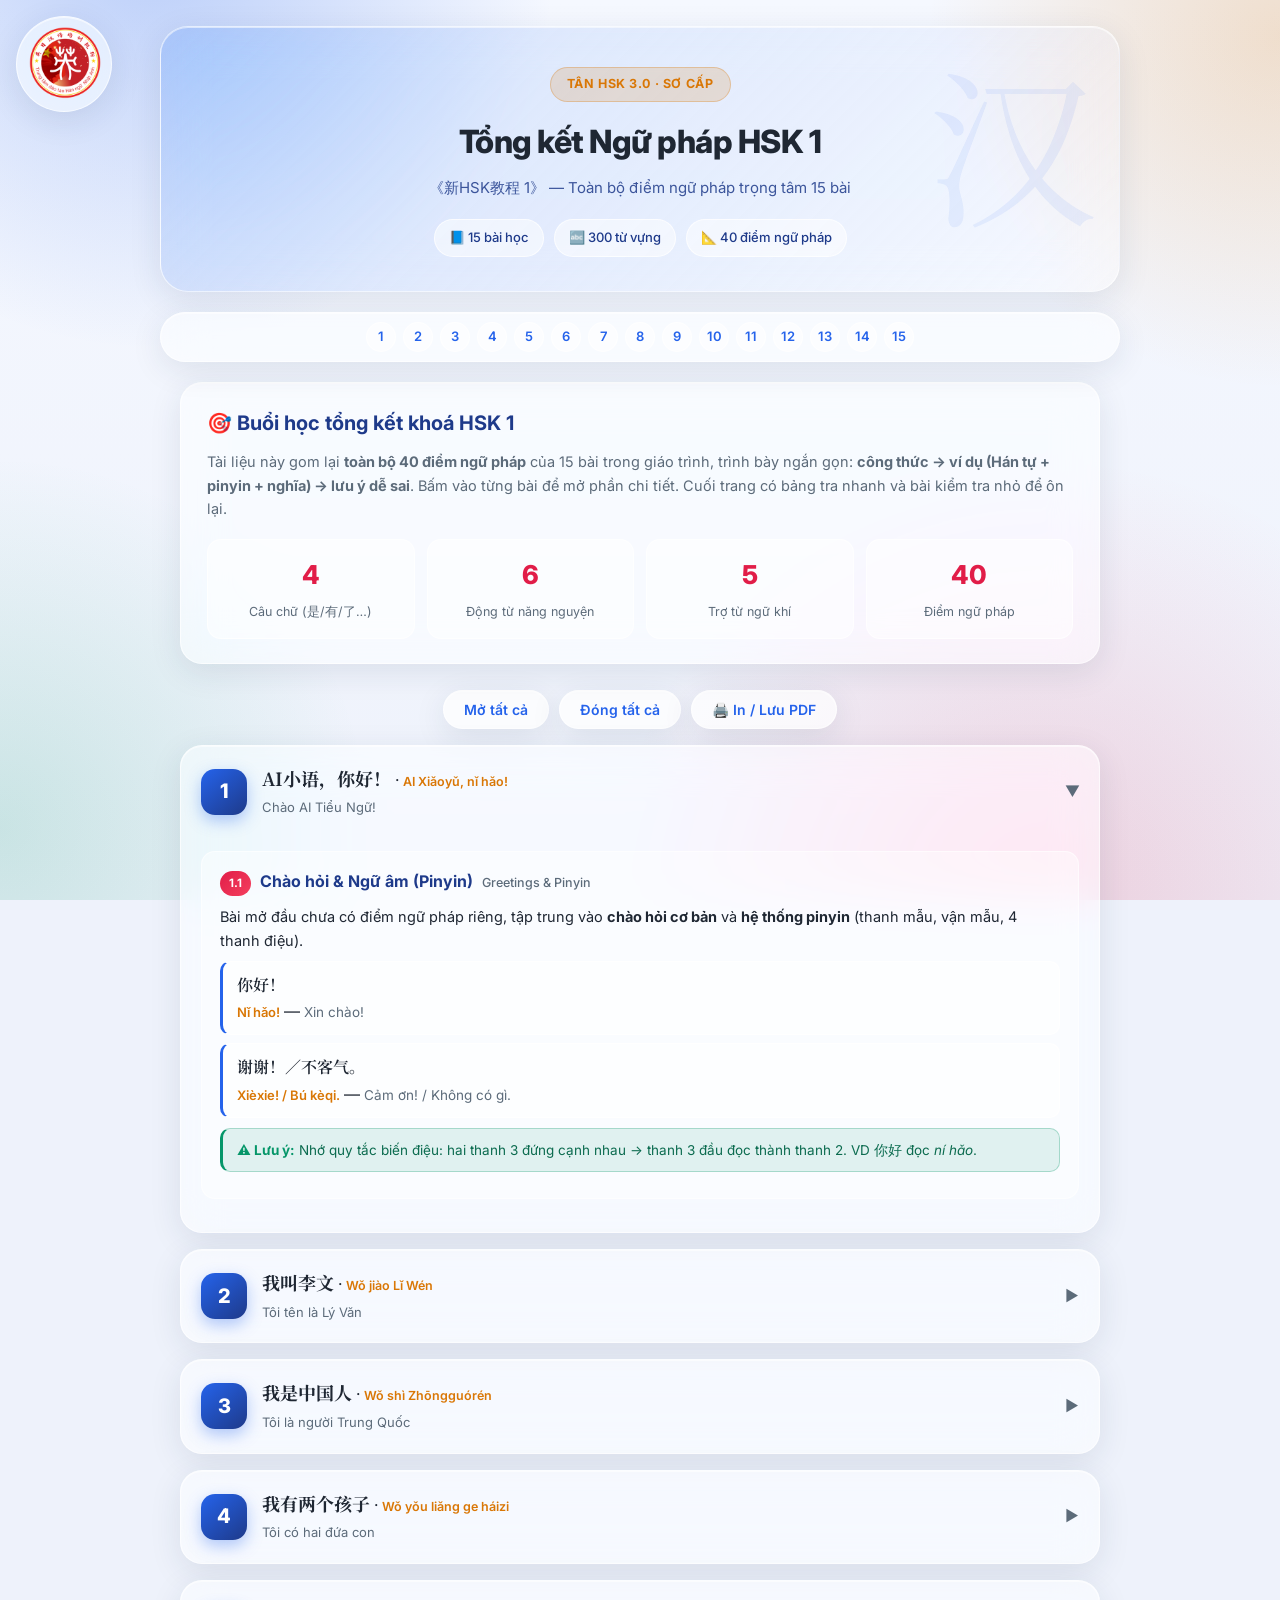
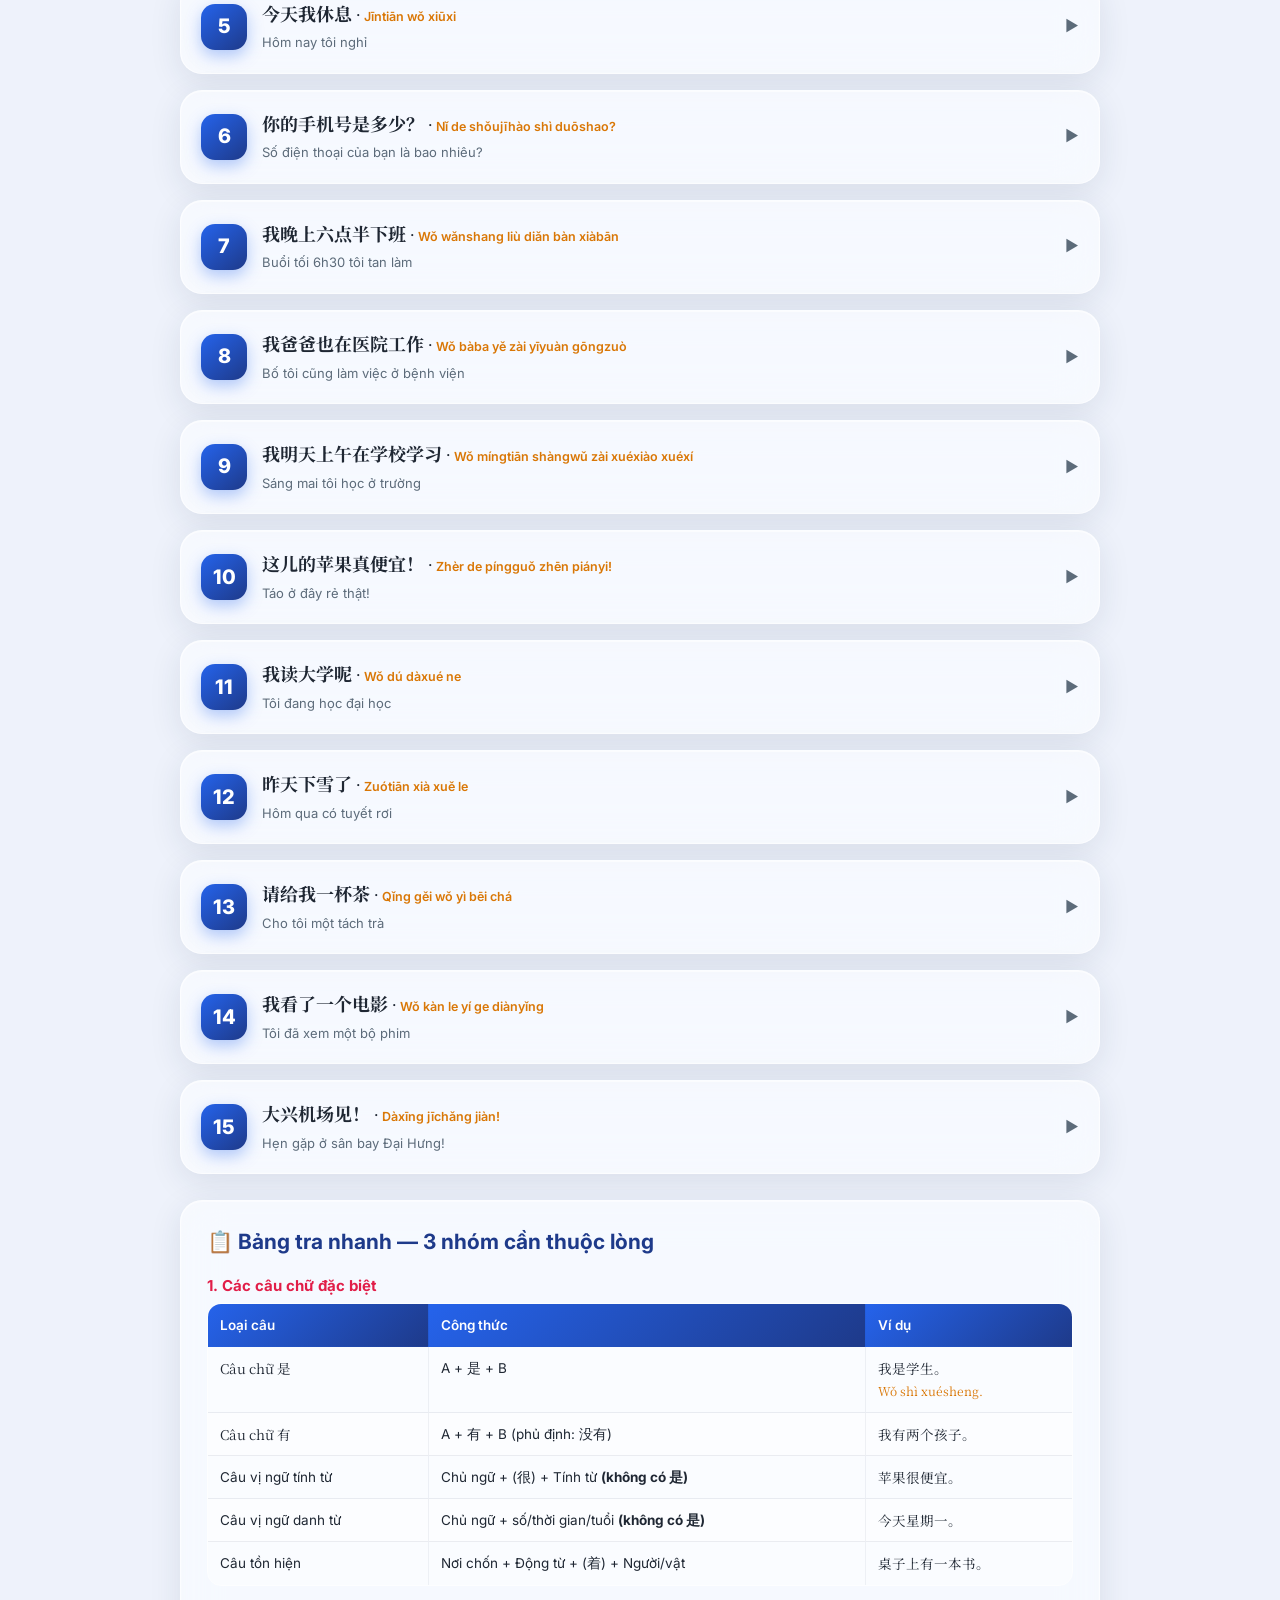
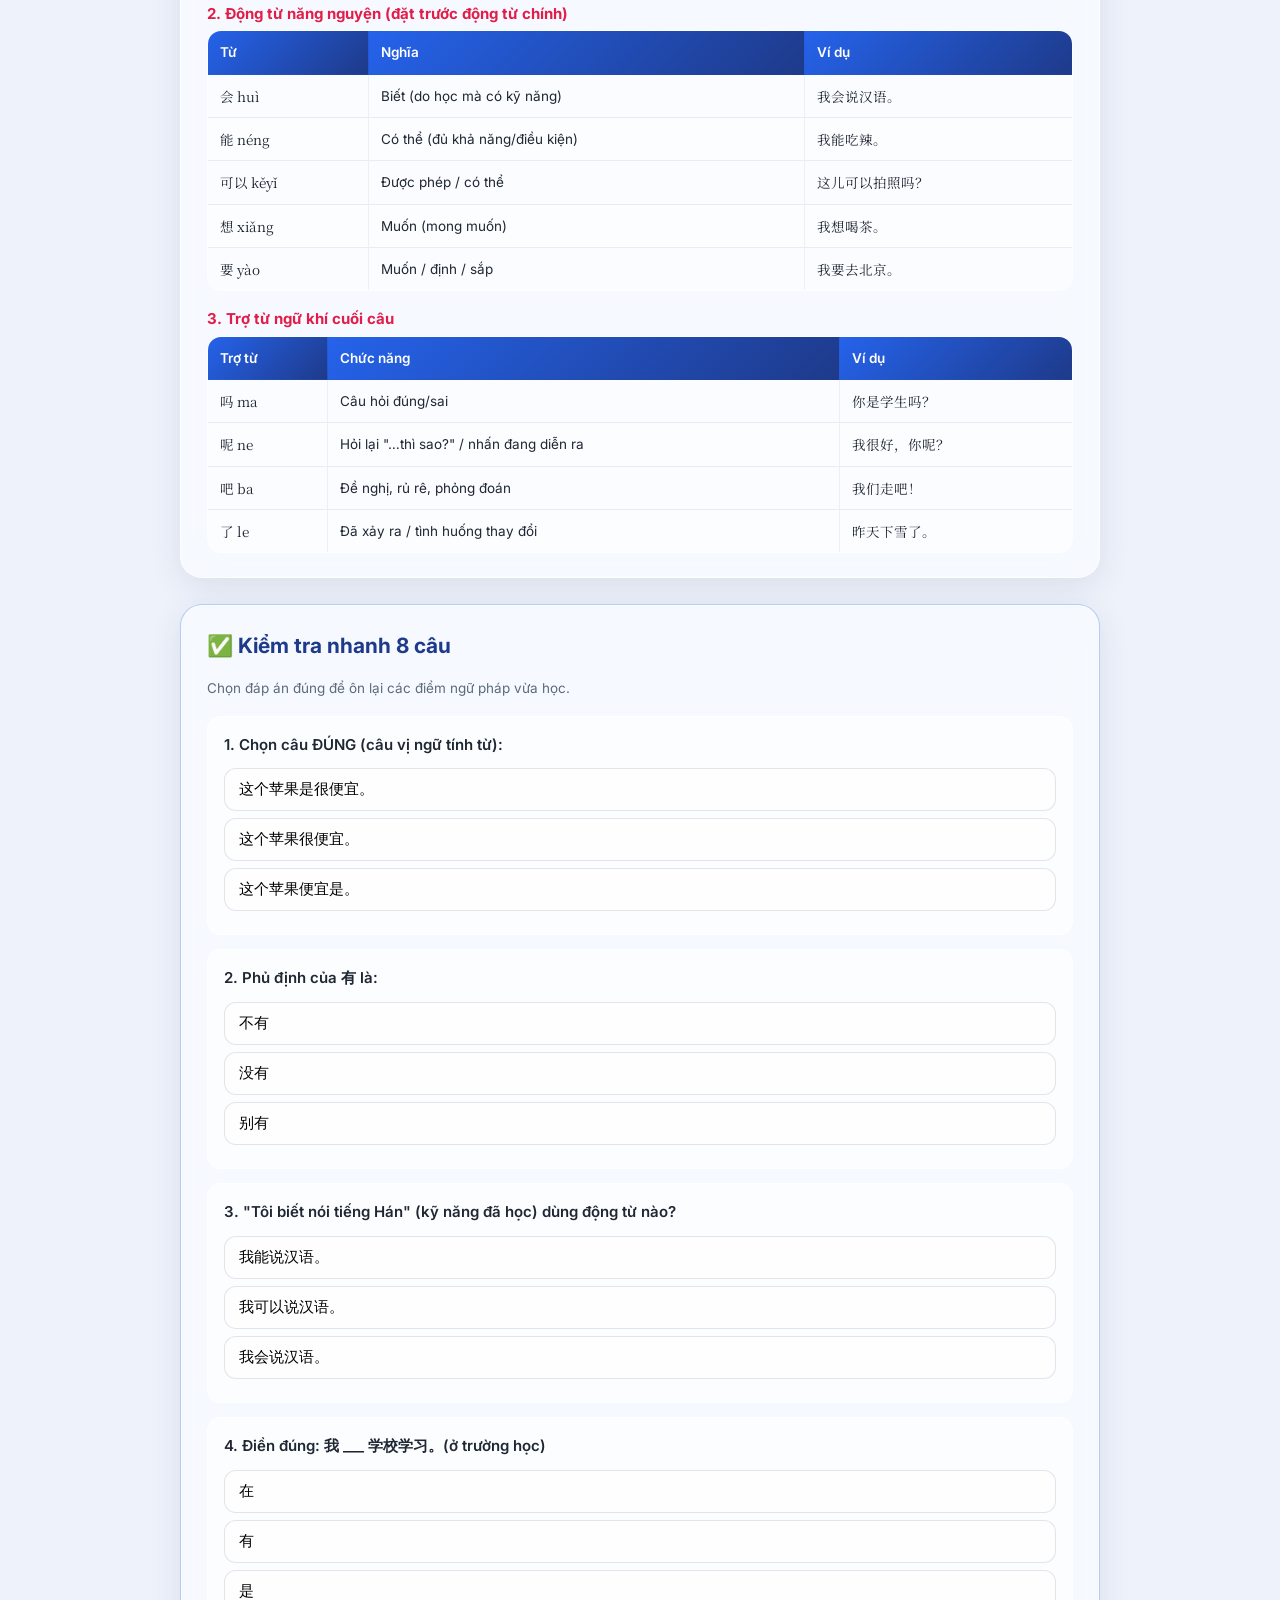
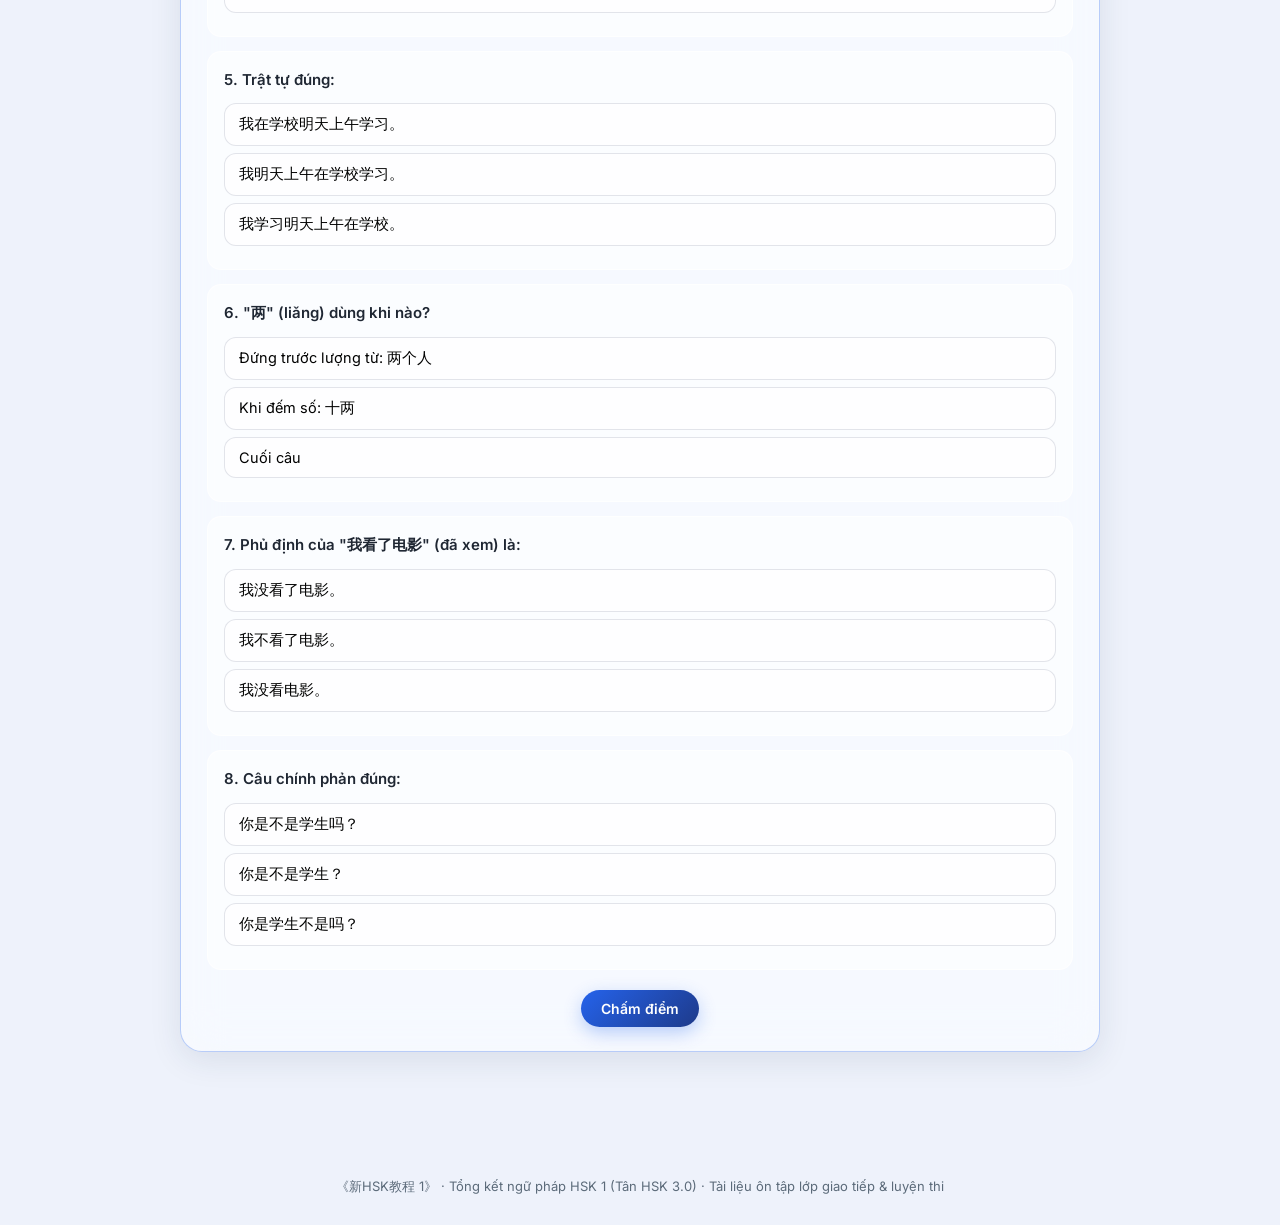
<file: Tong_ket_ngu_phap_HSK1.html>
<!DOCTYPE html>
<html lang="vi">
<head>
<meta charset="UTF-8">
<meta name="viewport" content="width=device-width, initial-scale=1.0">
<title>Tổng kết Ngữ pháp HSK 1 — Tân HSK 3.0 (15 bài)</title>
<link rel="preconnect" href="https://fonts.googleapis.com">
<link rel="preconnect" href="https://fonts.gstatic.com" crossorigin>
<link href="https://fonts.googleapis.com/css2?family=Inter:wght@400;500;600;700;800&family=Noto+Serif+SC:wght@500;600;700&display=swap" rel="stylesheet">
<style>
  :root{
    --blue:#2563eb;
    --blue-dark:#1e3a8a;
    --red:#e11d48;
    --gold:#d97706;
    --green:#059669;
    --ink:#1f2733;
    --muted:#5c6b7a;

    /* Liquid glass tokens */
    --glass-bg:rgba(255,255,255,.55);
    --glass-bg-strong:rgba(255,255,255,.72);
    --glass-border:rgba(255,255,255,.65);
    --glass-shadow:0 8px 32px rgba(31,45,80,.10), inset 0 1px 0 rgba(255,255,255,.55);
    --radius:22px;
    --radius-sm:14px;
    --blur:blur(22px) saturate(180%);
  }
  *{box-sizing:border-box;}
  html{scroll-behavior:smooth;}
  body{
    margin:0;
    font-family:"Inter",-apple-system,BlinkMacSystemFont,"Segoe UI","Noto Sans",Arial,sans-serif;
    color:var(--ink);line-height:1.65;
    background:#eef2fb;
    position:relative;overflow-x:hidden;
  }
  /* Soft liquid background with color blobs */
  body::before{
    content:"";position:fixed;inset:0;z-index:-2;
    background:
      radial-gradient(42rem 42rem at 12% -6%, rgba(37,99,235,.28), transparent 60%),
      radial-gradient(38rem 38rem at 100% 4%, rgba(217,119,6,.20), transparent 58%),
      radial-gradient(46rem 46rem at 82% 100%, rgba(225,29,72,.16), transparent 60%),
      radial-gradient(40rem 40rem at 0% 92%, rgba(5,150,105,.16), transparent 58%),
      linear-gradient(180deg,#f5f8ff 0%,#eef2fb 100%);
  }
  .zh{font-family:"Noto Serif SC","Kaiti SC","STKaiti","Songti SC",serif;}

  /* Header */
  header.top{
    max-width:960px;margin:26px auto 0;padding:40px 26px 34px;text-align:center;position:relative;overflow:hidden;
    background:linear-gradient(135deg, rgba(37,99,235,.16), rgba(255,255,255,.42));
    border:1px solid var(--glass-border);
    border-radius:28px;
    -webkit-backdrop-filter:var(--blur);backdrop-filter:var(--blur);
    box-shadow:var(--glass-shadow);
    color:var(--blue-dark);
  }
  header.top::after{content:"汉";position:absolute;right:22px;top:-26px;font-size:170px;
    opacity:.08;font-family:"Noto Serif SC",serif;color:var(--blue);}
  header.top .tag{display:inline-block;background:rgba(217,119,6,.16);color:var(--gold);font-weight:700;
    padding:6px 16px;border-radius:999px;font-size:12.5px;letter-spacing:.6px;margin-bottom:14px;
    border:1px solid rgba(217,119,6,.28);}
  header.top h1{margin:0 0 8px;font-size:32px;font-weight:800;letter-spacing:-.5px;color:var(--ink);}
  header.top p{margin:0;opacity:.85;font-size:15px;}
  header.top .meta{margin-top:18px;display:flex;gap:10px;justify-content:center;flex-wrap:wrap;}
  header.top .meta span{background:rgba(255,255,255,.5);padding:7px 14px;border-radius:999px;font-size:13px;
    border:1px solid rgba(255,255,255,.7);font-weight:500;}

  /* Layout */
  .wrap{max-width:960px;margin:0 auto;padding:0 20px 70px;}

  /* Nav */
  nav.jump{position:sticky;top:12px;z-index:20;margin:20px auto 0;max-width:960px;
    background:var(--glass-bg);
    -webkit-backdrop-filter:var(--blur);backdrop-filter:var(--blur);
    border:1px solid var(--glass-border);border-radius:999px;
    box-shadow:var(--glass-shadow);
    padding:9px 12px;display:flex;gap:7px;flex-wrap:wrap;justify-content:center;}
  nav.jump a{text-decoration:none;font-size:13px;font-weight:600;color:var(--blue);
    background:rgba(255,255,255,.55);border:1px solid rgba(255,255,255,.7);border-radius:999px;
    width:30px;height:30px;display:flex;align-items:center;justify-content:center;
    transition:transform .18s ease, background .18s ease, color .18s ease;}
  nav.jump a:hover{background:var(--blue);color:#fff;transform:translateY(-2px);}

  /* Glass panel base */
  .intro,.lesson,.cheat,.quiz{
    background:var(--glass-bg);
    -webkit-backdrop-filter:var(--blur);backdrop-filter:var(--blur);
    border:1px solid var(--glass-border);
    border-radius:var(--radius);
    box-shadow:var(--glass-shadow);
  }

  /* Intro */
  .intro{padding:24px 26px;margin:20px 0;}
  .intro h2{margin:0 0 10px;color:var(--blue-dark);font-size:20px;font-weight:700;}
  .intro p{margin:6px 0;color:var(--muted);font-size:14.5px;}
  .stats{display:flex;gap:12px;flex-wrap:wrap;margin-top:18px;}
  .stat{flex:1;min-width:120px;background:rgba(255,255,255,.5);border:1px solid rgba(255,255,255,.7);
    border-radius:var(--radius-sm);padding:14px;text-align:center;}
  .stat b{display:block;font-size:26px;font-weight:800;color:var(--red);}
  .stat span{font-size:12.5px;color:var(--muted);}

  /* Toolbar */
  .toolbar{display:flex;gap:10px;justify-content:center;margin:14px 0 4px;flex-wrap:wrap;}

  /* Lesson card */
  .lesson{margin:16px 0;overflow:hidden;scroll-margin-top:80px;
    transition:transform .2s ease, box-shadow .2s ease;}
  .lesson:hover{box-shadow:0 12px 40px rgba(31,45,80,.14), inset 0 1px 0 rgba(255,255,255,.55);}
  .lesson-head{display:flex;align-items:center;gap:15px;padding:18px 20px;cursor:pointer;
    user-select:none;transition:background .18s ease;}
  .lesson-head:hover{background:rgba(255,255,255,.35);}
  .lnum{flex-shrink:0;width:46px;height:46px;border-radius:14px;
    background:linear-gradient(140deg,var(--blue),var(--blue-dark));
    color:#fff;font-weight:800;font-size:20px;display:flex;align-items:center;justify-content:center;
    box-shadow:0 6px 16px rgba(37,99,235,.35);}
  .lesson-title{flex:1;}
  .lesson-title .zh{font-size:18px;font-weight:700;color:var(--ink);}
  .lesson-title .py{font-size:12.5px;color:var(--gold);font-weight:600;}
  .lesson-title .vi{font-size:13px;color:var(--muted);}
  .chev{transition:transform .25s ease;color:var(--muted);font-size:15px;}
  .lesson.open .chev{transform:rotate(90deg);}
  .lesson-body{display:none;padding:0 20px 20px;}
  .lesson.open .lesson-body{display:block;}

  /* Grammar point */
  .gp{border:1px solid rgba(255,255,255,.6);border-radius:var(--radius-sm);padding:16px 18px;margin:13px 0;
    background:rgba(255,255,255,.42);}
  .gp-title{display:flex;align-items:baseline;gap:9px;margin-bottom:9px;flex-wrap:wrap;}
  .gp-badge{background:linear-gradient(135deg,var(--red),#f43f5e);color:#fff;font-size:11.5px;font-weight:700;
    padding:3px 9px;border-radius:999px;flex-shrink:0;}
  .gp-title h4{margin:0;font-size:16px;color:var(--blue-dark);font-weight:700;}
  .gp-title small{color:var(--muted);font-size:12.5px;font-weight:500;}
  .gp p{margin:6px 0;font-size:14.5px;}
  .formula{background:rgba(217,119,6,.10);border:1px solid rgba(217,119,6,.32);border-radius:12px;padding:10px 14px;
    margin:10px 0;font-size:14.5px;font-weight:600;color:#92600a;}
  .eg{background:rgba(255,255,255,.6);border:1px solid rgba(255,255,255,.7);border-left:3px solid var(--blue);
    border-radius:10px;padding:10px 14px;margin:8px 0;}
  .eg .zh{font-size:16px;font-weight:600;}
  .eg .py{color:var(--gold);font-size:13px;font-weight:600;}
  .eg .vi{color:var(--muted);font-size:13.5px;}
  .eg.no{border-left-color:var(--red);}
  .eg.no .zh{color:var(--red);text-decoration:line-through;text-decoration-color:rgba(225,29,72,.4);}
  .tip{background:rgba(5,150,105,.10);border:1px solid rgba(5,150,105,.28);border-left:3px solid var(--green);
    border-radius:10px;padding:10px 14px;margin:10px 0;font-size:13.5px;color:#0b6b4f;}
  .tip b{color:var(--green);}

  /* Cheat sheet */
  .cheat{padding:24px 26px;margin:26px 0;}
  .cheat h2{margin:0 0 14px;color:var(--blue-dark);font-size:21px;font-weight:700;}
  table{width:100%;border-collapse:separate;border-spacing:0;font-size:13.5px;
    border-radius:14px;overflow:hidden;border:1px solid rgba(255,255,255,.7);}
  th,td{border-bottom:1px solid rgba(31,45,80,.08);border-right:1px solid rgba(31,45,80,.06);
    padding:10px 12px;text-align:left;vertical-align:top;}
  th{background:linear-gradient(135deg,var(--blue),var(--blue-dark));color:#fff;font-weight:600;}
  tr:last-child td{border-bottom:none;}
  td:last-child,th:last-child{border-right:none;}
  tr:nth-child(even) td{background:rgba(255,255,255,.4);}
  tr:nth-child(odd) td{background:rgba(255,255,255,.6);}
  td .zh{font-weight:600;}

  /* Quiz */
  .quiz{padding:24px 26px;margin:26px 0;border:1px solid rgba(37,99,235,.3);}
  .quiz h2{margin:0 0 4px;color:var(--blue-dark);font-size:21px;font-weight:700;}
  .quiz .sub{color:var(--muted);font-size:13.5px;margin-bottom:16px;}
  .q{margin:14px 0;padding:16px;background:rgba(255,255,255,.55);border-radius:var(--radius-sm);
    border:1px solid rgba(255,255,255,.7);}
  .q .qtext{font-weight:600;margin-bottom:11px;font-size:15px;}
  .q .qtext .zh{font-size:17px;}
  .opt{display:block;width:100%;text-align:left;margin:7px 0;padding:11px 14px;
    border:1.5px solid rgba(31,45,80,.12);border-radius:12px;background:rgba(255,255,255,.6);
    cursor:pointer;font-size:14.5px;transition:border-color .15s ease, background .15s ease, transform .12s ease;
    font-family:inherit;}
  .opt:hover{border-color:var(--blue);background:rgba(37,99,235,.08);transform:translateY(-1px);}
  .opt.correct{border-color:var(--green);background:rgba(5,150,105,.12);color:#0b6b4f;font-weight:600;}
  .opt.wrong{border-color:var(--red);background:rgba(225,29,72,.10);color:var(--red);}
  .opt:disabled{cursor:default;transform:none;}
  .fb{margin-top:9px;font-size:13.5px;display:none;padding:8px 12px;border-radius:10px;}
  .fb.show{display:block;}
  .fb.ok{background:rgba(5,150,105,.12);color:#0b6b4f;}
  .fb.no{background:rgba(225,29,72,.10);color:var(--red);}
  #score{margin-top:18px;text-align:center;font-size:18px;font-weight:800;color:var(--blue-dark);
    display:none;padding:16px;background:rgba(255,255,255,.6);border:1px solid rgba(255,255,255,.7);
    border-radius:var(--radius-sm);}

  footer{text-align:center;color:var(--muted);font-size:13px;padding:28px 16px;}

  /* Buttons */
  .btn{display:inline-block;background:linear-gradient(135deg,var(--blue),var(--blue-dark));color:#fff;
    border:none;border-radius:999px;padding:10px 20px;font-size:14px;font-weight:600;cursor:pointer;
    font-family:inherit;margin-top:6px;transition:transform .15s ease, box-shadow .15s ease;
    box-shadow:0 6px 18px rgba(37,99,235,.3);}
  .btn:hover{transform:translateY(-2px);box-shadow:0 10px 24px rgba(37,99,235,.4);}
  .toolbar .btn{background:var(--glass-bg-strong);color:var(--blue);border:1px solid var(--glass-border);
    box-shadow:var(--glass-shadow);}
  .toolbar .btn:hover{background:var(--blue);color:#fff;}

  @media(max-width:600px){
    header.top{margin:14px 12px 0;padding:30px 20px;}
    header.top h1{font-size:24px;}
    .lesson-title .zh{font-size:16px;}
    nav.jump{margin:16px 12px 0;}
  }
  @media(prefers-reduced-motion:reduce){
    *{transition:none!important;scroll-behavior:auto!important;}
  }
  @media print{
    body::before{display:none;}
    nav.jump,.toolbar,.quiz{display:none;}
    .lesson-body{display:block!important;}
    .lesson{break-inside:avoid;}
    .intro,.lesson,.cheat,.quiz,header.top{backdrop-filter:none;-webkit-backdrop-filter:none;background:#fff;}
  }

  /* Floating brand logo */
  .brand-logo{
    position:fixed;top:16px;left:16px;z-index:50;
    width:96px;height:96px;border-radius:50%;
    background:rgba(255,255,255,.55);
    -webkit-backdrop-filter:var(--blur);backdrop-filter:var(--blur);
    border:1px solid var(--glass-border);
    box-shadow:var(--glass-shadow);
    padding:5px;
    transition:transform .18s ease;
  }
  .brand-logo:hover{transform:scale(1.06);}
  .brand-logo img{width:100%;height:100%;object-fit:contain;display:block;border-radius:50%;}
  @media(max-width:600px){
    .brand-logo{width:68px;height:68px;top:10px;left:10px;padding:4px;}
  }
  @media print{ .brand-logo{position:absolute;background:none;box-shadow:none;border:none;-webkit-backdrop-filter:none;backdrop-filter:none;} }
</style>
</head>
<body>
<a class="brand-logo" href="#" aria-label="Trung tâm đào tạo Hán ngữ Nhật Anh">
  <img src="[data-uri]" alt="Logo Trung tâm đào tạo Hán ngữ Nhật Anh">
</a>


<header class="top">
  <span class="tag">TÂN HSK 3.0 · SƠ CẤP</span>
  <h1>Tổng kết Ngữ pháp HSK 1</h1>
  <p>《新HSK教程 1》 — Toàn bộ điểm ngữ pháp trọng tâm 15 bài</p>
  <div class="meta">
    <span>📘 15 bài học</span>
    <span>🔤 300 từ vựng</span>
    <span>📐 40 điểm ngữ pháp</span>
  </div>
</header>

<nav class="jump" id="nav"></nav>

<div class="wrap">

  <div class="intro">
    <h2>🎯 Buổi học tổng kết khoá HSK 1</h2>
    <p>Tài liệu này gom lại <b>toàn bộ 40 điểm ngữ pháp</b> của 15 bài trong giáo trình, trình bày ngắn gọn: <b>công thức → ví dụ (Hán tự + pinyin + nghĩa) → lưu ý dễ sai</b>. Bấm vào từng bài để mở phần chi tiết. Cuối trang có bảng tra nhanh và bài kiểm tra nhỏ để ôn lại.</p>
    <div class="stats">
      <div class="stat"><b>4</b><span>Câu chữ (是/有/了…)</span></div>
      <div class="stat"><b>6</b><span>Động từ năng nguyện</span></div>
      <div class="stat"><b>5</b><span>Trợ từ ngữ khí</span></div>
      <div class="stat"><b>40</b><span>Điểm ngữ pháp</span></div>
    </div>
  </div>

  <div class="toolbar">
    <button class="btn" onclick="toggleAll(true)">Mở tất cả</button>
    <button class="btn" onclick="toggleAll(false)">Đóng tất cả</button>
    <button class="btn" onclick="window.print()">🖨️ In / Lưu PDF</button>
  </div>

  <!-- ===== LESSONS ===== -->
  <div id="lessons"></div>

  <!-- ===== CHEAT SHEET ===== -->
  <div class="cheat">
    <h2>📋 Bảng tra nhanh — 3 nhóm cần thuộc lòng</h2>
    <h3 style="color:var(--red);font-size:15px;margin:10px 0 4px;">1. Các câu chữ đặc biệt</h3>
    <table>
      <tr><th>Loại câu</th><th>Công thức</th><th>Ví dụ</th></tr>
      <tr><td class="zh">Câu chữ 是</td><td>A + 是 + B</td><td class="zh">我是学生。<br><span style="color:var(--gold);font-size:12px;">Wǒ shì xuésheng.</span></td></tr>
      <tr><td class="zh">Câu chữ 有</td><td>A + 有 + B (phủ định: 没有)</td><td class="zh">我有两个孩子。</td></tr>
      <tr><td>Câu vị ngữ tính từ</td><td>Chủ ngữ + (很) + Tính từ <b>(không có 是)</b></td><td class="zh">苹果很便宜。</td></tr>
      <tr><td>Câu vị ngữ danh từ</td><td>Chủ ngữ + số/thời gian/tuổi <b>(không có 是)</b></td><td class="zh">今天星期一。</td></tr>
      <tr><td>Câu tồn hiện</td><td>Nơi chốn + Động từ + (着) + Người/vật</td><td class="zh">桌子上有一本书。</td></tr>
    </table>
    <h3 style="color:var(--red);font-size:15px;margin:16px 0 4px;">2. Động từ năng nguyện (đặt trước động từ chính)</h3>
    <table>
      <tr><th>Từ</th><th>Nghĩa</th><th>Ví dụ</th></tr>
      <tr><td class="zh">会 huì</td><td>Biết (do học mà có kỹ năng)</td><td class="zh">我会说汉语。</td></tr>
      <tr><td class="zh">能 néng</td><td>Có thể (đủ khả năng/điều kiện)</td><td class="zh">我能吃辣。</td></tr>
      <tr><td class="zh">可以 kěyǐ</td><td>Được phép / có thể</td><td class="zh">这儿可以拍照吗？</td></tr>
      <tr><td class="zh">想 xiǎng</td><td>Muốn (mong muốn)</td><td class="zh">我想喝茶。</td></tr>
      <tr><td class="zh">要 yào</td><td>Muốn / định / sắp</td><td class="zh">我要去北京。</td></tr>
    </table>
    <h3 style="color:var(--red);font-size:15px;margin:16px 0 4px;">3. Trợ từ ngữ khí cuối câu</h3>
    <table>
      <tr><th>Trợ từ</th><th>Chức năng</th><th>Ví dụ</th></tr>
      <tr><td class="zh">吗 ma</td><td>Câu hỏi đúng/sai</td><td class="zh">你是学生吗？</td></tr>
      <tr><td class="zh">呢 ne</td><td>Hỏi lại "…thì sao?" / nhấn đang diễn ra</td><td class="zh">我很好，你呢？</td></tr>
      <tr><td class="zh">吧 ba</td><td>Đề nghị, rủ rê, phỏng đoán</td><td class="zh">我们走吧！</td></tr>
      <tr><td class="zh">了 le</td><td>Đã xảy ra / tình huống thay đổi</td><td class="zh">昨天下雪了。</td></tr>
    </table>
  </div>

  <!-- ===== QUIZ ===== -->
  <div class="quiz" id="quiz">
    <h2>✅ Kiểm tra nhanh 8 câu</h2>
    <p class="sub">Chọn đáp án đúng để ôn lại các điểm ngữ pháp vừa học.</p>
    <div id="quizBody"></div>
    <div style="text-align:center;"><button class="btn" onclick="grade()">Chấm điểm</button></div>
    <div id="score"></div>
  </div>

</div>

<footer>
  《新HSK教程 1》 · Tổng kết ngữ pháp HSK 1 (Tân HSK 3.0) · Tài liệu ôn tập lớp giao tiếp &amp; luyện thi
</footer>

<script>
/* ---------- DATA: 15 lessons, 40 grammar points ---------- */
const lessons = [
{n:1, zh:"AI小语，你好！", py:"AI Xiǎoyǔ, nǐ hǎo!", vi:"Chào AI Tiểu Ngữ!", points:[
  {t:"Chào hỏi &amp; Ngữ âm (Pinyin)", en:"Greetings &amp; Pinyin", d:"Bài mở đầu chưa có điểm ngữ pháp riêng, tập trung vào <b>chào hỏi cơ bản</b> và <b>hệ thống pinyin</b> (thanh mẫu, vận mẫu, 4 thanh điệu).",
    egs:[{z:"你好！",p:"Nǐ hǎo!",v:"Xin chào!"},{z:"谢谢！／不客气。",p:"Xièxie! / Bú kèqi.",v:"Cảm ơn! / Không có gì."}],
    tip:"Nhớ quy tắc biến điệu: hai thanh 3 đứng cạnh nhau → thanh 3 đầu đọc thành thanh 2. VD 你好 đọc <i>ní hǎo</i>."}
]},
{n:2, zh:"我叫李文", py:"Wǒ jiào Lǐ Wén", vi:"Tôi tên là Lý Văn", points:[
  {t:"Trật tự từ cơ bản trong tiếng Hán", en:"Basic Word Order", d:"Cấu trúc câu cơ bản giống tiếng Việt: <b>Chủ ngữ – Động từ – Tân ngữ</b>. Trạng ngữ (thời gian, nơi chốn) đứng <b>trước</b> động từ.",
    f:"Chủ ngữ + (Trạng ngữ) + Động từ + Tân ngữ",
    egs:[{z:"我叫李文。",p:"Wǒ jiào Lǐ Wén.",v:"Tôi tên là Lý Văn."},{z:"我学习汉语。",p:"Wǒ xuéxí Hànyǔ.",v:"Tôi học tiếng Hán."}],
    tip:"Khác tiếng Anh: bổ ngữ thời gian/nơi chốn luôn đứng TRƯỚC động từ, không đứng cuối câu."}
]},
{n:3, zh:"我是中国人", py:"Wǒ shì Zhōngguórén", vi:"Tôi là người Trung Quốc", points:[
  {t:"Câu chữ 是", en:'"是" Sentence', d:"Dùng 是 (shì – là) để khẳng định A chính là B (danh tính, nghề nghiệp, quốc tịch). Phủ định dùng <b>不是</b>.",
    f:"A + 是 + B   (phủ định: A + 不是 + B)",
    egs:[{z:"我是老师。",p:"Wǒ shì lǎoshī.",v:"Tôi là giáo viên."},{z:"他不是学生。",p:"Tā bú shì xuésheng.",v:"Anh ấy không phải học sinh."}]},
  {t:"Trợ từ kết cấu 的", en:'Structural Particle "的"', d:"的 (de) đứng giữa để biểu thị <b>sở hữu</b> hoặc <b>tu sức</b> (định ngữ + danh từ).",
    f:"Người/Vật + 的 + Danh từ",
    egs:[{z:"我的老师",p:"wǒ de lǎoshī",v:"giáo viên của tôi"},{z:"这是他的书。",p:"Zhè shì tā de shū.",v:"Đây là sách của anh ấy."}],
    tip:"Quan hệ thân thiết (人称 + người thân) thường lược bỏ 的: 我妈妈 (mẹ tôi), 你朋友 (bạn của bạn)."},
  {t:"Câu hỏi đúng/sai với 吗", en:'Yes-No Question with "吗"', d:"Thêm 吗 (ma) vào cuối câu trần thuật là thành câu hỏi. Trật tự câu <b>không đổi</b>.",
    f:"Câu trần thuật + 吗？",
    egs:[{z:"你是中国人吗？",p:"Nǐ shì Zhōngguórén ma?",v:"Bạn là người Trung Quốc à?"}],
    tip:"Đã có 吗 thì KHÔNG dùng thêm từ để hỏi (谁/什么…) trong cùng câu."}
]},
{n:4, zh:"我有两个孩子", py:"Wǒ yǒu liǎng ge háizi", vi:"Tôi có hai đứa con", points:[
  {t:"Câu chữ 有 (1)", en:'"有" Sentence (1)', d:"有 (yǒu) chỉ <b>sở hữu</b>. Phủ định đặc biệt: chỉ dùng <b>没有</b>, KHÔNG dùng 不有.",
    f:"A + 有 + B   (phủ định: A + 没有 + B)",
    egs:[{z:"我有一个哥哥。",p:"Wǒ yǒu yí ge gēge.",v:"Tôi có một người anh."},{z:"他没有钱。",p:"Tā méiyǒu qián.",v:"Anh ấy không có tiền."}],
    tip:"Lỗi kinh điển: 不有 ✗. Phủ định của 有 luôn là 没有."},
  {t:"Cách biểu đạt con số", en:"Expression of Numbers", d:"Số đếm 0–99. Chú ý: <b>二 (èr)</b> dùng khi đếm, <b>两 (liǎng)</b> dùng khi đứng trước lượng từ.",
    egs:[{z:"两个人",p:"liǎng ge rén",v:"hai người"},{z:"十二岁",p:"shí'èr suì",v:"mười hai tuổi"}],
    tip:"两 + lượng từ, 二 dùng để đếm/đọc số: 12 = 十二, nhưng 2 quyển sách = 两本书."},
  {t:"Trợ từ ngữ khí 呢 (1)", en:'Modal Particle "呢" (1)', d:"呢 (ne) tạo câu hỏi tỉnh lược, hỏi lại thông tin đã nhắc: \"…thì sao?\".",
    f:"Danh từ/Đại từ + 呢？",
    egs:[{z:"我很好，你呢？",p:"Wǒ hěn hǎo, nǐ ne?",v:"Tôi khoẻ, còn bạn?"}]},
  {t:"Lượng từ danh từ &amp; kết cấu [Số + Lượng từ + Danh từ]", en:"Nominal Measure Words", d:"Giữa số và danh từ <b>bắt buộc</b> có lượng từ. 个 (ge) là lượng từ phổ biến nhất.",
    f:"Số từ + Lượng từ + Danh từ",
    egs:[{z:"三个苹果",p:"sān ge píngguǒ",v:"ba quả táo"},{z:"一本书",p:"yì běn shū",v:"một quyển sách"}],
    tip:"Không nói 三苹果 ✗. Phải có lượng từ: 三个苹果 ✓."}
]},
{n:5, zh:"今天我休息", py:"Jīntiān wǒ xiūxi", vi:"Hôm nay tôi nghỉ", points:[
  {t:"Cách biểu đạt thời gian (1) — Ngày, thứ", en:"Expression of Time (1)", d:"Cách nói năm–tháng–ngày–thứ. Thứ trong tuần: 星期一 → 星期六, Chủ nhật là <b>星期天/星期日</b>.",
    f:"…年…月…日/号 星期…",
    egs:[{z:"今天星期三。",p:"Jīntiān xīngqīsān.",v:"Hôm nay thứ Tư."},{z:"八月三号",p:"bā yuè sān hào",v:"ngày 3 tháng 8"}]},
  {t:"Câu vị ngữ danh từ", en:"Nominal-Predicate Sentences", d:"Nói về <b>ngày tháng, tuổi tác, giá tiền, quê quán</b> thì danh từ/cụm số làm vị ngữ, <b>không cần 是</b>.",
    f:"Chủ ngữ + Danh từ (thời gian/tuổi/giá)   — bỏ 是",
    egs:[{z:"今天星期一。",p:"Jīntiān xīngqīyī.",v:"Hôm nay thứ Hai."},{z:"他二十岁。",p:"Tā èrshí suì.",v:"Anh ấy 20 tuổi."}],
    tip:"Câu khẳng định bỏ 是, nhưng câu phủ định phải thêm 不是: 今天不是星期一。"},
  {t:"Động từ năng nguyện 会", en:'Modal Verb "会"', d:"会 (huì) = biết làm gì đó do <b>học tập/rèn luyện</b> mà có. Đặt trước động từ chính.",
    f:"Chủ ngữ + 会 + Động từ   (phủ định: 不会)",
    egs:[{z:"我会说汉语。",p:"Wǒ huì shuō Hànyǔ.",v:"Tôi biết nói tiếng Hán."},{z:"她不会做饭。",p:"Tā bú huì zuò fàn.",v:"Cô ấy không biết nấu ăn."}]}
]},
{n:6, zh:"你的手机号是多少？", py:"Nǐ de shǒujīhào shì duōshao?", vi:"Số điện thoại của bạn là bao nhiêu?", points:[
  {t:"Động từ năng nguyện 想", en:'Modal Verb "想"', d:"想 (xiǎng) = <b>muốn</b> làm gì (nguyện vọng). Đặt trước động từ. Phủ định: 不想.",
    f:"Chủ ngữ + 想 + Động từ",
    egs:[{z:"我想喝咖啡。",p:"Wǒ xiǎng hē kāfēi.",v:"Tôi muốn uống cà phê."},{z:"我不想去。",p:"Wǒ bù xiǎng qù.",v:"Tôi không muốn đi."}],
    tip:"想 + danh từ = nhớ (nhung nhớ): 我想妈妈 (Tôi nhớ mẹ)."},
  {t:"Câu liên động (1)", en:"Serial Verb Sentences (1)", d:"Một chủ ngữ có <b>hai động từ</b> nối tiếp, xảy ra theo thứ tự trước–sau.",
    f:"Chủ ngữ + Động từ1 (+ Tân ngữ1) + Động từ2 (+ Tân ngữ2)",
    egs:[{z:"我去商店买东西。",p:"Wǒ qù shāngdiàn mǎi dōngxi.",v:"Tôi đến cửa hàng mua đồ."},{z:"他来中国工作。",p:"Tā lái Zhōngguó gōngzuò.",v:"Anh ấy đến TQ làm việc."}]},
  {t:"Đại từ nghi vấn 怎么", en:'Interrogative Pronoun "怎么"', d:"怎么 (zěnme) hỏi về <b>cách thức</b> \"làm thế nào / như thế nào\". Đặt trước động từ.",
    f:"…怎么 + Động từ？",
    egs:[{z:"这个字怎么读？",p:"Zhège zì zěnme dú?",v:"Chữ này đọc thế nào?"}]}
]},
{n:7, zh:"我晚上六点半下班", py:"Wǒ wǎnshang liù diǎn bàn xiàbān", vi:"Buổi tối 6h30 tôi tan làm", points:[
  {t:"Cách biểu đạt thời gian (2) — Giờ", en:"Expression of Time (2)", d:"Cách đọc giờ: 点 (giờ), 分 (phút), 半 (rưỡi), 刻 (15 phút). 2 giờ = <b>两点</b>.",
    egs:[{z:"现在八点。",p:"Xiànzài bā diǎn.",v:"Bây giờ 8 giờ."},{z:"六点半",p:"liù diǎn bàn",v:"6 giờ rưỡi"},{z:"三点一刻",p:"sān diǎn yí kè",v:"3 giờ 15"}],
    tip:"2 giờ nói 两点 (không nói 二点); nhưng 12 giờ vẫn là 十二点."},
  {t:"Trợ từ ngữ khí 吧 (1)", en:'Modal Particle "吧" (1)', d:"吧 (ba) đặt cuối câu để <b>đề nghị, rủ rê, cầu khiến</b> cho lời nói mềm mại hơn.",
    f:"Câu + 吧！",
    egs:[{z:"我们走吧！",p:"Wǒmen zǒu ba!",v:"Chúng ta đi thôi!"},{z:"你休息吧。",p:"Nǐ xiūxi ba.",v:"Bạn nghỉ đi."}]},
  {t:"Vị trí của phó từ / từ chỉ thời gian làm trạng ngữ", en:"Position of Adverbs &amp; Time Words", d:"Phó từ (也, 都, 很…) và từ chỉ thời gian làm trạng ngữ đứng <b>trước động từ/tính từ</b>.",
    f:"Chủ ngữ + (Thời gian) + Phó từ + Động từ",
    egs:[{z:"我也去。",p:"Wǒ yě qù.",v:"Tôi cũng đi."},{z:"我晚上六点半下班。",p:"Wǒ wǎnshang liù diǎn bàn xiàbān.",v:"Tối 6h30 tôi tan làm."}],
    tip:"也/都 luôn đứng trước động từ, KHÔNG đứng cuối câu như tiếng Việt \"cũng/đều\"."},
  {t:"Trợ từ ngữ khí 呢 (2)", en:'Modal Particle "呢" (2)', d:"呢 (ne) còn nhấn mạnh <b>động tác đang diễn ra</b>, đặt cuối câu.",
    f:"…(正/在) + Động từ + 呢",
    egs:[{z:"我看书呢。",p:"Wǒ kàn shū ne.",v:"Tôi đang đọc sách đây."}]}
]},
{n:8, zh:"我爸爸也在医院工作", py:"Wǒ bàba yě zài yīyuàn gōngzuò", vi:"Bố tôi cũng làm việc ở bệnh viện", points:[
  {t:"Từ chỉ phương vị", en:"Positional Words", d:"Từ chỉ vị trí: 上 (trên), 下 (dưới), 里 (trong), 前 (trước), 后 (sau), 旁边 (bên cạnh)… đặt <b>sau</b> danh từ.",
    f:"Danh từ + 上/下/里/前/后…",
    egs:[{z:"桌子上",p:"zhuōzi shang",v:"trên bàn"},{z:"教室里",p:"jiàoshì li",v:"trong lớp học"}]},
  {t:"Giới từ 在", en:'Preposition "在"', d:"在 (zài) + nơi chốn tạo cụm giới từ chỉ <b>địa điểm</b> của hành động, đặt <b>trước</b> động từ.",
    f:"Chủ ngữ + 在 + Nơi chốn + Động từ",
    egs:[{z:"我在家吃饭。",p:"Wǒ zài jiā chī fàn.",v:"Tôi ăn cơm ở nhà."},{z:"他在医院工作。",p:"Tā zài yīyuàn gōngzuò.",v:"Anh ấy làm ở bệnh viện."}],
    tip:"Cụm 在+nơi chốn đứng TRƯỚC động từ, không đứng sau."},
  {t:"Động từ năng nguyện 能", en:'Modal Verb "能"', d:"能 (néng) = có thể (đủ <b>khả năng/điều kiện</b>). Phủ định: 不能.",
    f:"Chủ ngữ + 能 + Động từ",
    egs:[{z:"我能看中文书。",p:"Wǒ néng kàn Zhōngwén shū.",v:"Tôi có thể đọc sách tiếng Trung."},{z:"今天我不能来。",p:"Jīntiān wǒ bù néng lái.",v:"Hôm nay tôi không đến được."}],
    tip:"会 nhấn kỹ năng đã học; 能 nhấn khả năng/điều kiện cho phép."}
]},
{n:9, zh:"我明天上午在学校学习", py:"Wǒ míngtiān shàngwǔ zài xuéxiào xuéxí", vi:"Sáng mai tôi học ở trường", points:[
  {t:"Câu tồn hiện (1)", en:"Existential Sentences (1)", d:"Diễn tả <b>nơi nào đó tồn tại/có người, vật gì</b>. Nơi chốn đứng đầu câu.",
    f:"Nơi chốn + 有/是 + Người/Vật",
    egs:[{z:"桌子上有一本书。",p:"Zhuōzi shang yǒu yì běn shū.",v:"Trên bàn có một quyển sách."},{z:"学校里有很多人。",p:"Xuéxiào li yǒu hěn duō rén.",v:"Trong trường có rất nhiều người."}]},
  {t:"Thứ tự trạng ngữ thời gian + nơi chốn", en:"Order of Time &amp; Place Adverbials", d:"Khi có cả hai, trật tự là <b>Thời gian trước – Nơi chốn sau</b>, rồi mới đến động từ.",
    f:"Chủ ngữ + Thời gian + Nơi chốn + Động từ",
    egs:[{z:"我明天上午在学校学习。",p:"Wǒ míngtiān shàngwǔ zài xuéxiào xuéxí.",v:"Sáng mai tôi học ở trường."}],
    tip:"Ghi nhớ trật tự vàng: AI – KHI NÀO – Ở ĐÂU – LÀM GÌ."},
  {t:'Số thứ tự với 第', en:'Indicating Ordinal Numbers "第"', d:"第 (dì) + số = số thứ tự (thứ nhất, thứ hai…).",
    f:"第 + Số + (Lượng từ)",
    egs:[{z:"第一课",p:"dì-yī kè",v:"bài thứ nhất"},{z:"第三个",p:"dì-sān ge",v:"cái thứ ba"}]}
]},
{n:10, zh:"这儿的苹果真便宜！", py:"Zhèr de píngguǒ zhēn piányi!", vi:"Táo ở đây rẻ thật!", points:[
  {t:"Cách biểu đạt số tiền", en:"Expression of Amount of Money", d:"Đơn vị tiền: viết 元/角/分, nói (khẩu ngữ) <b>块/毛/分</b>.",
    f:"…块…毛…分",
    egs:[{z:"三块五（毛）",p:"sān kuài wǔ (máo)",v:"3 tệ 5 (hào)"},{z:"多少钱？",p:"Duōshao qián?",v:"Bao nhiêu tiền?"}]},
  {t:"Câu vị ngữ tính từ", en:"Adjectival-Predicate Sentences", d:"Tính từ trực tiếp làm vị ngữ, <b>không cần 是</b>. Câu khẳng định thường có 很 (đứng làm nền, không nhất thiết dịch \"rất\").",
    f:"Chủ ngữ + 很 + Tính từ   (phủ định: 不 + Tính từ)",
    egs:[{z:"苹果很便宜。",p:"Píngguǒ hěn piányi.",v:"Táo (thì) rẻ."},{z:"这本书不贵。",p:"Zhè běn shū bú guì.",v:"Quyển sách này không đắt."}],
    tip:"Lỗi hay gặp: 苹果是便宜 ✗. Tính từ làm vị ngữ KHÔNG dùng 是."},
  {t:"Đại từ nghi vấn 怎么样", en:'Interrogative Pronoun "怎么样"', d:"怎么样 (zěnmeyàng) hỏi ý kiến/tình trạng: \"…thế nào?\". Đặt cuối câu.",
    f:"…怎么样？",
    egs:[{z:"这个菜怎么样？",p:"Zhège cài zěnmeyàng?",v:"Món này thế nào?"}]}
]},
{n:11, zh:"我读大学呢", py:"Wǒ dú dàxué ne", vi:"Tôi đang học đại học", points:[
  {t:"Câu hỏi chính phản", en:"Affirmative-Negative Questions", d:"Ghép <b>khẳng định + phủ định</b> của động từ/tính từ để hỏi (không dùng 吗).",
    f:"…Động từ + 不 + Động từ…？ (是不是 / 有没有…)",
    egs:[{z:"你是不是学生？",p:"Nǐ shì bu shì xuésheng?",v:"Bạn có phải học sinh không?"},{z:"你有没有时间？",p:"Nǐ yǒu méiyǒu shíjiān?",v:"Bạn có thời gian không?"}],
    tip:"Câu chính phản KHÔNG dùng chung với 吗."},
  {t:"Phó từ chỉ thời gian 在 / 正在", en:'Temporal Adverbs "在/正在"', d:"在/正在 + động từ = <b>đang</b> làm gì (tiến hành). Thường đi kèm 呢 cuối câu.",
    f:"(正)在 + Động từ + (呢)",
    egs:[{z:"我在看书呢。",p:"Wǒ zài kàn shū ne.",v:"Tôi đang đọc sách."},{z:"他正在打电话。",p:"Tā zhèngzài dǎ diànhuà.",v:"Anh ấy đang gọi điện."}]},
  {t:"Động từ năng nguyện 要", en:'Modal Verb "要"', d:"要 (yào) = muốn / định / sắp làm gì. Phủ định \"không muốn\" dùng <b>不想</b> (không phải 不要).",
    f:"Chủ ngữ + 要 + Động từ",
    egs:[{z:"我要去北京。",p:"Wǒ yào qù Běijīng.",v:"Tôi định đi Bắc Kinh."}],
    tip:"不要 = \"đừng\" (cấm đoán), khác nghĩa với phủ định của 要. Muốn nói \"không muốn\" → 不想."}
]},
{n:12, zh:"昨天下雪了", py:"Zuótiān xià xuě le", vi:"Hôm qua có tuyết rơi", points:[
  {t:"Câu không có chủ ngữ", en:"Non-Subject-Predicate Sentences", d:"Câu tả <b>thời tiết, hiện tượng tự nhiên</b> thường không cần chủ ngữ.",
    egs:[{z:"下雨了。",p:"Xià yǔ le.",v:"Trời mưa rồi."},{z:"下雪了。",p:"Xià xuě le.",v:"Tuyết rơi rồi."}]},
  {t:"Trợ từ ngữ khí 了 (1)", en:'Modal Particle "了" (1)', d:"了 cuối câu biểu thị <b>sự việc đã xảy ra</b> hoặc <b>tình huống thay đổi</b>.",
    f:"Câu + 了",
    egs:[{z:"昨天下雪了。",p:"Zuótiān xià xuě le.",v:"Hôm qua có tuyết."},{z:"他去北京了。",p:"Tā qù Běijīng le.",v:"Anh ấy đi Bắc Kinh rồi."}]},
  {t:'Cấu trúc 太……了', en:'"太……了" Pattern', d:"太 + tính từ + 了 = \"quá / rất …\", biểu thị mức độ cao kèm cảm thán.",
    f:"太 + Tính từ + 了！",
    egs:[{z:"太好了！",p:"Tài hǎo le!",v:"Tuyệt quá!"},{z:"太贵了！",p:"Tài guì le!",v:"Đắt quá!"}]}
]},
{n:13, zh:"请给我一杯茶", py:"Qǐng gěi wǒ yì bēi chá", vi:"Cho tôi một tách trà", points:[
  {t:"Động từ năng nguyện 可以", en:'Modal Verb "可以"', d:"可以 (kěyǐ) = <b>được phép / có thể</b> làm gì. Phủ định thường dùng 不能.",
    f:"Chủ ngữ + 可以 + Động từ",
    egs:[{z:"这儿可以拍照吗？",p:"Zhèr kěyǐ pāizhào ma?",v:"Ở đây chụp ảnh được không?"},{z:"你可以坐这儿。",p:"Nǐ kěyǐ zuò zhèr.",v:"Bạn có thể ngồi đây."}]},
  {t:'Kết cấu "Động từ + 一下"', en:'"Verb + 一下" Structure', d:"Động từ + 一下 (yíxià) = làm gì đó <b>một chút / một cái</b>, giảm nhẹ ngữ khí, lịch sự hơn.",
    f:"Động từ + 一下",
    egs:[{z:"你看一下。",p:"Nǐ kàn yíxià.",v:"Bạn xem một chút."},{z:"等一下。",p:"Děng yíxià.",v:"Đợi một chút."}]},
  {t:"Câu song tân ngữ (1)", en:"Double-Object Sentences (1)", d:"Một số động từ (给, 教, 问…) mang <b>hai tân ngữ</b>: người + vật.",
    f:"Động từ + Tân ngữ người + Tân ngữ vật",
    egs:[{z:"请给我一杯茶。",p:"Qǐng gěi wǒ yì bēi chá.",v:"Cho tôi một tách trà."},{z:"老师教我们汉语。",p:"Lǎoshī jiāo wǒmen Hànyǔ.",v:"Cô giáo dạy chúng tôi tiếng Hán."}]}
]},
{n:14, zh:"我看了一个电影", py:"Wǒ kàn le yí ge diànyǐng", vi:"Tôi đã xem một bộ phim", points:[
  {t:"Trợ từ động thái 了 (2)", en:'Aspect Particle "了" (2)', d:"了 đặt <b>ngay sau động từ</b> biểu thị động tác đã <b>hoàn thành</b>. Phủ định dùng 没(有) và <b>bỏ 了</b>.",
    f:"Động từ + 了 + (số lượng) + Tân ngữ",
    egs:[{z:"我看了一个电影。",p:"Wǒ kàn le yí ge diànyǐng.",v:"Tôi đã xem một bộ phim."},{z:"我没看电影。",p:"Wǒ méi kàn diànyǐng.",v:"Tôi chưa xem phim."}],
    tip:"Phủ định: 没(有) + động từ, KHÔNG dùng 了 nữa. VD 没看了 ✗ → 没看 ✓."},
  {t:"Từ ly hợp (1)", en:"Separable Words (1)", d:"Nhiều \"động từ\" thực ra là <b>động từ + tân ngữ</b> (VD 见面, 睡觉, 下班), có thể tách ra để chèn thành phần khác.",
    f:"Ví dụ: 见面 → 见了一次面",
    egs:[{z:"我睡觉了。",p:"Wǒ shuìjiào le.",v:"Tôi ngủ rồi."},{z:"我们见了一次面。",p:"Wǒmen jiàn le yí cì miàn.",v:"Chúng tôi đã gặp nhau một lần."}],
    tip:"Không nói 见面你 ✗; muốn nói \"gặp bạn\" phải là 见你的面 hoặc 跟你见面."},
  {t:"Phó từ phạm vi 都", en:'Scope Adverb "都"', d:"都 (dōu) = <b>đều / tất cả</b>, tổng kết các đối tượng phía trước. Đặt <b>trước</b> động từ.",
    f:"Các đối tượng… + 都 + Động từ",
    egs:[{z:"我们都是学生。",p:"Wǒmen dōu shì xuésheng.",v:"Chúng tôi đều là học sinh."},{z:"他们都来了。",p:"Tāmen dōu lái le.",v:"Họ đều đến rồi."}],
    tip:"都 phải đứng SAU đối tượng mà nó tổng kết, và TRƯỚC động từ."}
]},
{n:15, zh:"大兴机场见！", py:"Dàxīng jīchǎng jiàn!", vi:"Hẹn gặp ở sân bay Đại Hưng!", points:[
  {t:'Câu phức liên hợp "……，还/也……"', en:'Coordinate Compound Sentence', d:"Dùng 还 (hái) / 也 (yě) nối hai vế <b>song song</b>, bổ sung thông tin: \"…, còn/và cũng…\".",
    f:"Vế 1，(还/也) + Vế 2",
    egs:[{z:"我会说汉语，还会说英语。",p:"Wǒ huì shuō Hànyǔ, hái huì shuō Yīngyǔ.",v:"Tôi biết nói tiếng Hán, còn biết nói cả tiếng Anh."},{z:"他去，我也去。",p:"Tā qù, wǒ yě qù.",v:"Anh ấy đi, tôi cũng đi."}]}
]}
];

/* ---------- RENDER LESSONS ---------- */
const lc = document.getElementById('lessons');
const nav = document.getElementById('nav');
lessons.forEach(L=>{
  const a=document.createElement('a');a.href='#l'+L.n;a.textContent=L.n;nav.appendChild(a);
  let pts='';
  L.points.forEach((p,i)=>{
    let egs='';
    (p.egs||[]).forEach(e=>{
      const cls = e.z && e.z.startsWith('✗')?'eg no':'eg';
      egs+=`<div class="${cls}"><span class="zh">${e.z}</span><br><span class="py">${e.p}</span> — <span class="vi">${e.v}</span></div>`;
    });
    pts+=`<div class="gp">
      <div class="gp-title"><span class="gp-badge">${L.n}.${i+1}</span><h4>${p.t}</h4><small>${p.en||''}</small></div>
      <p>${p.d}</p>
      ${p.f?`<div class="formula">📐 ${p.f}</div>`:''}
      ${egs}
      ${p.tip?`<div class="tip"><b>⚠️ Lưu ý:</b> ${p.tip}</div>`:''}
    </div>`;
  });
  const div=document.createElement('div');
  div.className='lesson';div.id='l'+L.n;
  div.innerHTML=`<div class="lesson-head" onclick="this.parentNode.classList.toggle('open')">
      <div class="lnum">${L.n}</div>
      <div class="lesson-title"><span class="zh">${L.zh}</span> · <span class="py">${L.py}</span><br><span class="vi">${L.vi}</span></div>
      <div class="chev">▶</div>
    </div>
    <div class="lesson-body">${pts}</div>`;
  lc.appendChild(div);
});
document.querySelector('.lesson').classList.add('open');

function toggleAll(open){
  document.querySelectorAll('.lesson').forEach(l=>l.classList.toggle('open',open));
}

/* ---------- QUIZ ---------- */
const quiz=[
 {q:'Chọn câu ĐÚNG (câu vị ngữ tính từ):',opts:['这个苹果是很便宜。','这个苹果很便宜。','这个苹果便宜是。'],a:1,fb:'Tính từ làm vị ngữ KHÔNG dùng 是: 苹果很便宜。'},
 {q:'Phủ định của 有 là:',opts:['不有','没有','别有'],a:1,fb:'有 chỉ phủ định bằng 没有, không dùng 不有.'},
 {q:'"Tôi biết nói tiếng Hán" (kỹ năng đã học) dùng động từ nào?',opts:['我能说汉语。','我可以说汉语。','我会说汉语。'],a:2,fb:'Kỹ năng học được → 会. 我会说汉语。'},
 {q:'Điền đúng: 我 ___ 学校学习。(ở trường học)',opts:['在','有','是'],a:0,fb:'Giới từ chỉ nơi chốn 在 + nơi chốn, đứng trước động từ.'},
 {q:'Trật tự đúng:',opts:['我在学校明天上午学习。','我明天上午在学校学习。','我学习明天上午在学校。'],a:1,fb:'Thứ tự vàng: Ai – Khi nào – Ở đâu – Làm gì.'},
 {q:'"两" (liǎng) dùng khi nào?',opts:['Đứng trước lượng từ: 两个人','Khi đếm số: 十两','Cuối câu'],a:0,fb:'两 + lượng từ (两个人); còn đếm số dùng 二 (十二).'},
 {q:'Phủ định của "我看了电影" (đã xem) là:',opts:['我没看了电影。','我不看了电影。','我没看电影。'],a:2,fb:'Phủ định hành động hoàn thành: 没 + động từ, BỎ 了.'},
 {q:'Câu chính phản đúng:',opts:['你是不是学生吗？','你是不是学生？','你是学生不是吗？'],a:1,fb:'Câu chính phản KHÔNG dùng chung với 吗.'}
];
const qb=document.getElementById('quizBody');
quiz.forEach((Q,i)=>{
  let o='';Q.opts.forEach((op,j)=>{o+=`<button class="opt" data-q="${i}" data-o="${j}" onclick="pick(${i},${j})">${op}</button>`;});
  qb.innerHTML+=`<div class="q" id="q${i}"><div class="qtext">${i+1}. ${Q.q}</div>${o}<div class="fb" id="fb${i}"></div></div>`;
});
const chosen={};
function pick(i,j){
  if(document.getElementById('q'+i).dataset.done)return;
  chosen[i]=j;
  document.querySelectorAll('#q'+i+' .opt').forEach(b=>b.style.borderColor='');
  document.querySelector('#q'+i+' .opt[data-o="'+j+'"]').style.borderColor='var(--blue)';
}
function grade(){
  let s=0;
  quiz.forEach((Q,i)=>{
    const box=document.getElementById('q'+i);box.dataset.done='1';
    const fb=document.getElementById('fb'+i);
    document.querySelectorAll('#q'+i+' .opt').forEach(b=>{
      b.disabled=true;const o=+b.dataset.o;
      if(o===Q.a)b.classList.add('correct');
      if(o===chosen[i]&&o!==Q.a)b.classList.add('wrong');
    });
    if(chosen[i]===Q.a){s++;fb.className='fb show ok';fb.textContent='✓ Đúng! '+Q.fb;}
    else{fb.className='fb show no';fb.textContent='✗ '+Q.fb;}
  });
  const sc=document.getElementById('score');sc.style.display='block';
  let msg=s>=7?'Xuất sắc! 🎉':s>=5?'Khá tốt, ôn thêm chút nữa 💪':'Cần ôn lại kỹ hơn nhé 📖';
  sc.textContent=`Bạn đúng ${s}/${quiz.length} câu — ${msg}`;
  sc.scrollIntoView({behavior:'smooth',block:'center'});
}
</script>
</body>
</html>
</file>
